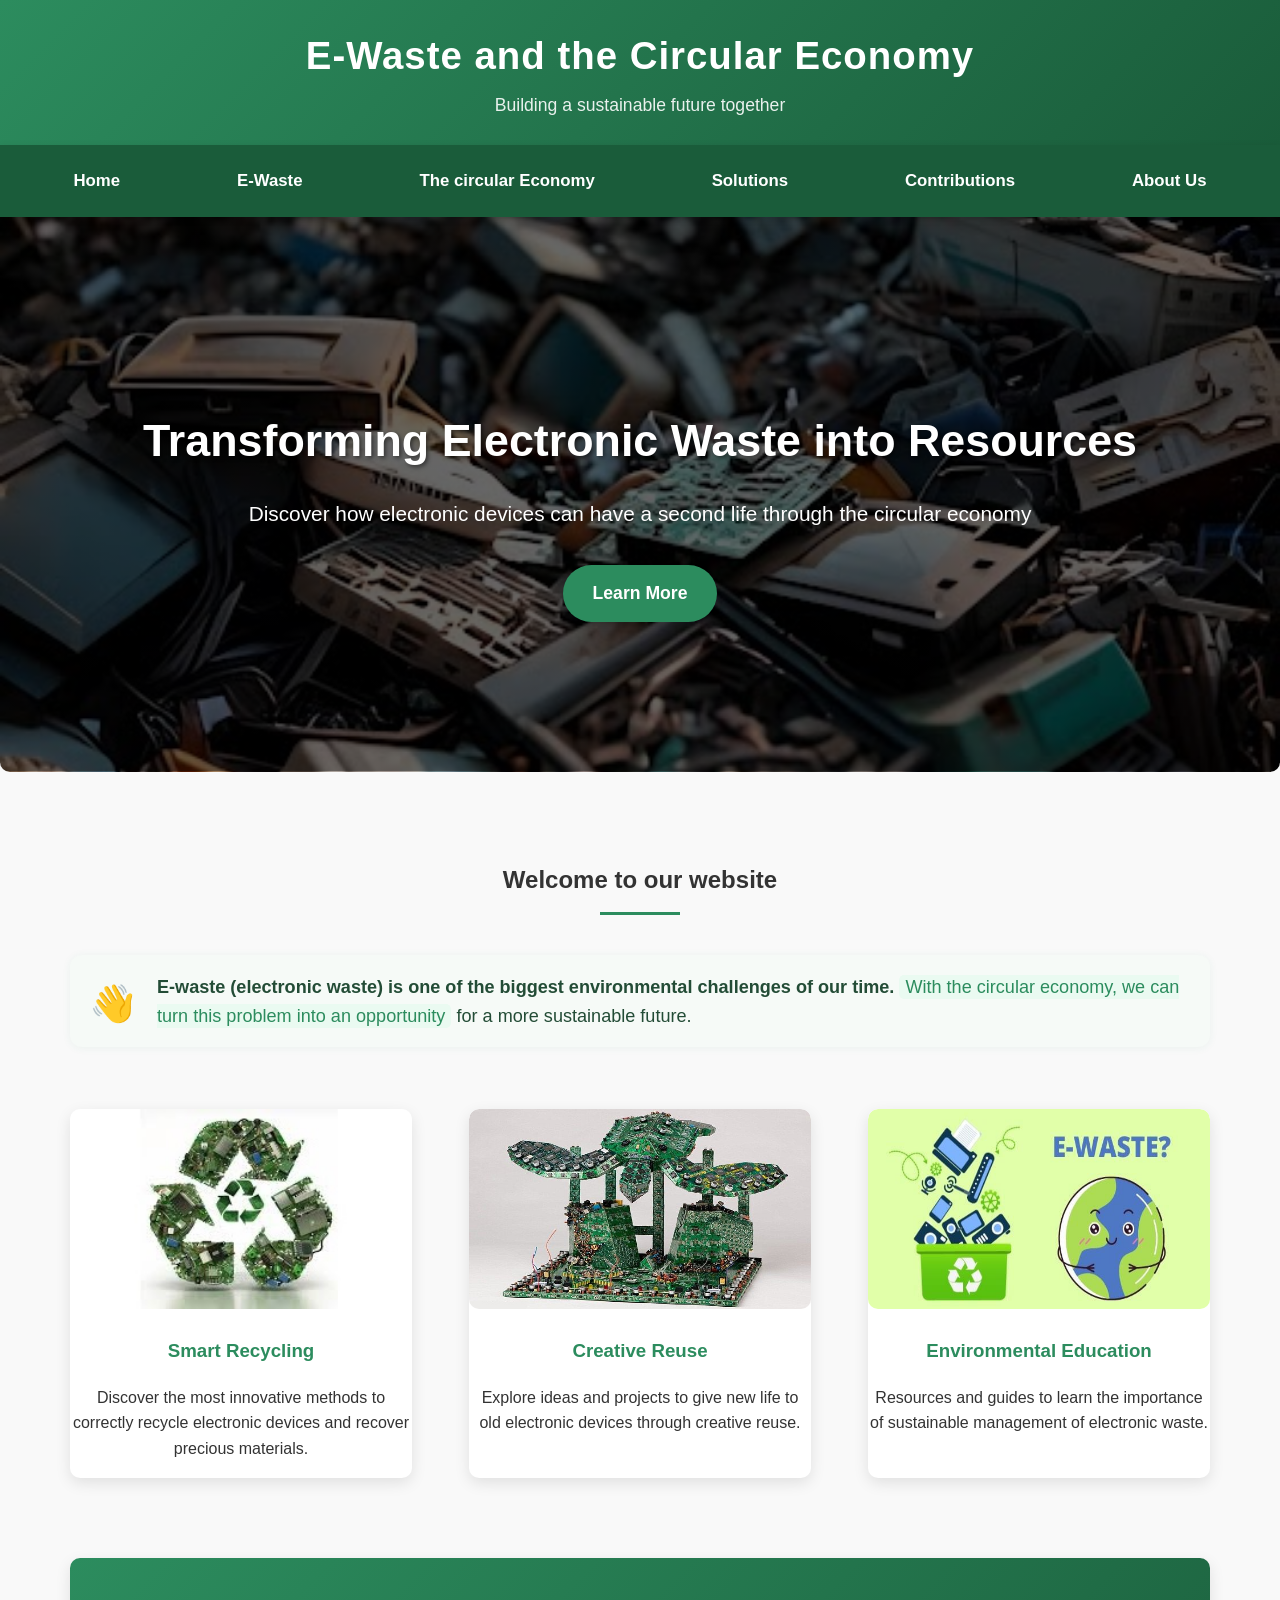
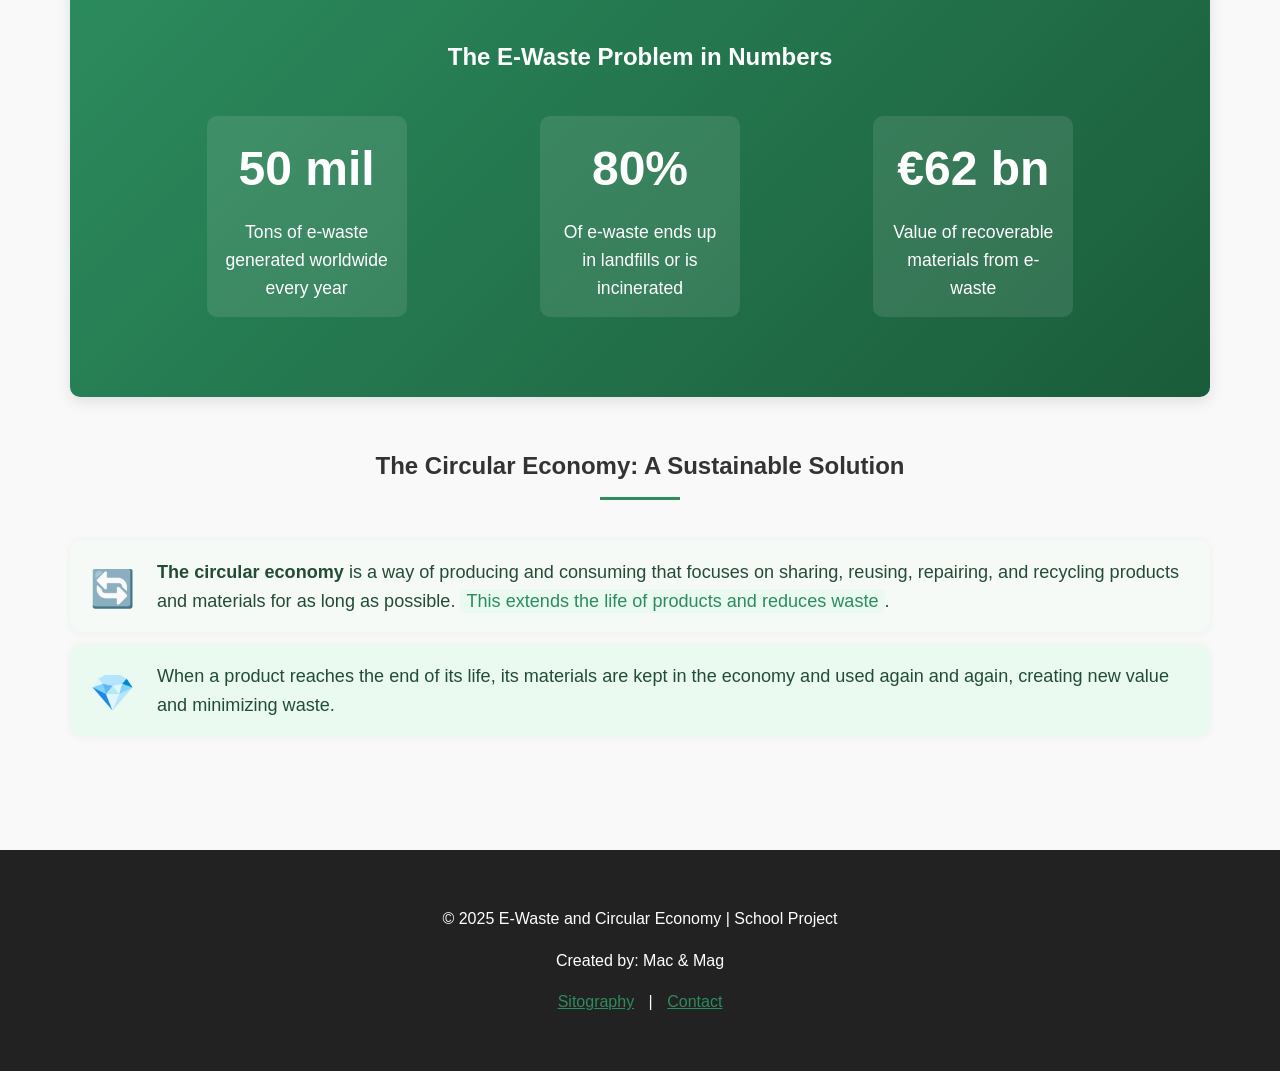
<file: docs/index.html>
<!DOCTYPE html>
<html lang="en">
  <head>
    <meta charset="UTF-8">
    <meta name="viewport" content="width=device-width, initial-scale=1.0">
    <link rel="stylesheet" href="style.css">
    <link rel="icon" href="img/favicon.png" type="image/png">
    <title>E-Waste and Circular Economy</title>
    
  </head>
  <body>
    <header>
      <h1>E-Waste and the Circular Economy</h1>
      <p>Building a sustainable future together</p>
    </header>

    <nav>
      <a href="#">Home</a>
      <a href="page1.html">E-Waste</a>
      <a href="page2.html">The circular Economy</a>
      <a href="page3.html">Solutions</a>
      <a href="page4.html">Contributions</a>
      <a href="chisiamo.html">About Us</a>
    </nav>

    <div class="hero">
      <h2>Transforming Electronic Waste into Resources</h2>
      <p>Discover how electronic devices can have a second life through the circular economy</p>
      <a href="page1.html" class="btn">Learn More</a>
    </div>

    <div class="container">
      <h2 class="section-title">Welcome to our website</h2>
      <div class="homepage-intro">
        <span class="homepage-icon" role="img" aria-label="Welcome">👋</span>
        <span>
          <b>E-waste (electronic waste) is one of the biggest environmental challenges of our time.</b> <span class="homepage-highlight">With the circular economy, we can turn this problem into an opportunity</span> for a more sustainable future.
        </span>
      </div>
     
      <div class="features">
        <div class="feature-box">
          <img src="img/Recycle.jpeg" alt="Recycling Icon">
          <h3>Smart Recycling</h3>
          <p>Discover the most innovative methods to correctly recycle electronic devices and recover precious materials.</p>
        </div>
        <div class="feature-box">
          <img src="img/i2.jpg" alt="Reuse Icon">
          <h3>Creative Reuse</h3>
          <p>Explore ideas and projects to give new life to old electronic devices through creative reuse.</p>
        </div>
        <div class="feature-box">
          <img src="img/i3.jpg" alt="Education Icon">
          <h3>Environmental Education</h3>
          <p>Resources and guides to learn the importance of sustainable management of electronic waste.</p>
        </div>
      </div>

      <div class="statistics">
        <h2>The E-Waste Problem in Numbers</h2>
        <div class="stat-container">
          <div class="stat-box">
            <div class="number">50 mil</div>
            <div class="description">Tons of e-waste generated worldwide every year</div>
          </div>
          <div class="stat-box">
            <div class="number">80%</div>
            <div class="description">Of e-waste ends up in landfills or is incinerated</div>
          </div>
          <div class="stat-box">
            <div class="number">€62 bn</div>
            <div class="description">Value of recoverable materials from e-waste</div>
          </div>
        </div>
      </div>

      <h2 class="section-title">The Circular Economy: A Sustainable Solution</h2>
      <div class="homepage-intro">
        <span class="homepage-icon" role="img" aria-label="Circular">🔄</span>
        <span>
          <b>The circular economy</b> is a way of producing and consuming that focuses on sharing, reusing, repairing, and recycling products and materials for as long as possible. <span class="homepage-highlight">This extends the life of products and reduces waste</span>.
        </span>
      </div>
      <div class="homepage-intro homepage-intro-simple">
        <span class="homepage-icon" role="img" aria-label="Value">💎</span>
        <span>
          When a product reaches the end of its life, its materials are kept in the economy and used again and again, creating new value and minimizing waste.
        </span>
      </div>
    </div>

    <footer>
      <p>&copy; 2025 E-Waste and Circular Economy | School Project</p>
      <p>Created by: Mac & Mag</p>
      <p>
        <a href="sitography.html" style="color: #2c8c5e; margin: 0 10px;">Sitography</a> |
        <a href="#" style="color: #2c8c5e; margin: 0 10px;">Contact</a> 

      </p>
    </footer>
  </body>
</html>
</file>
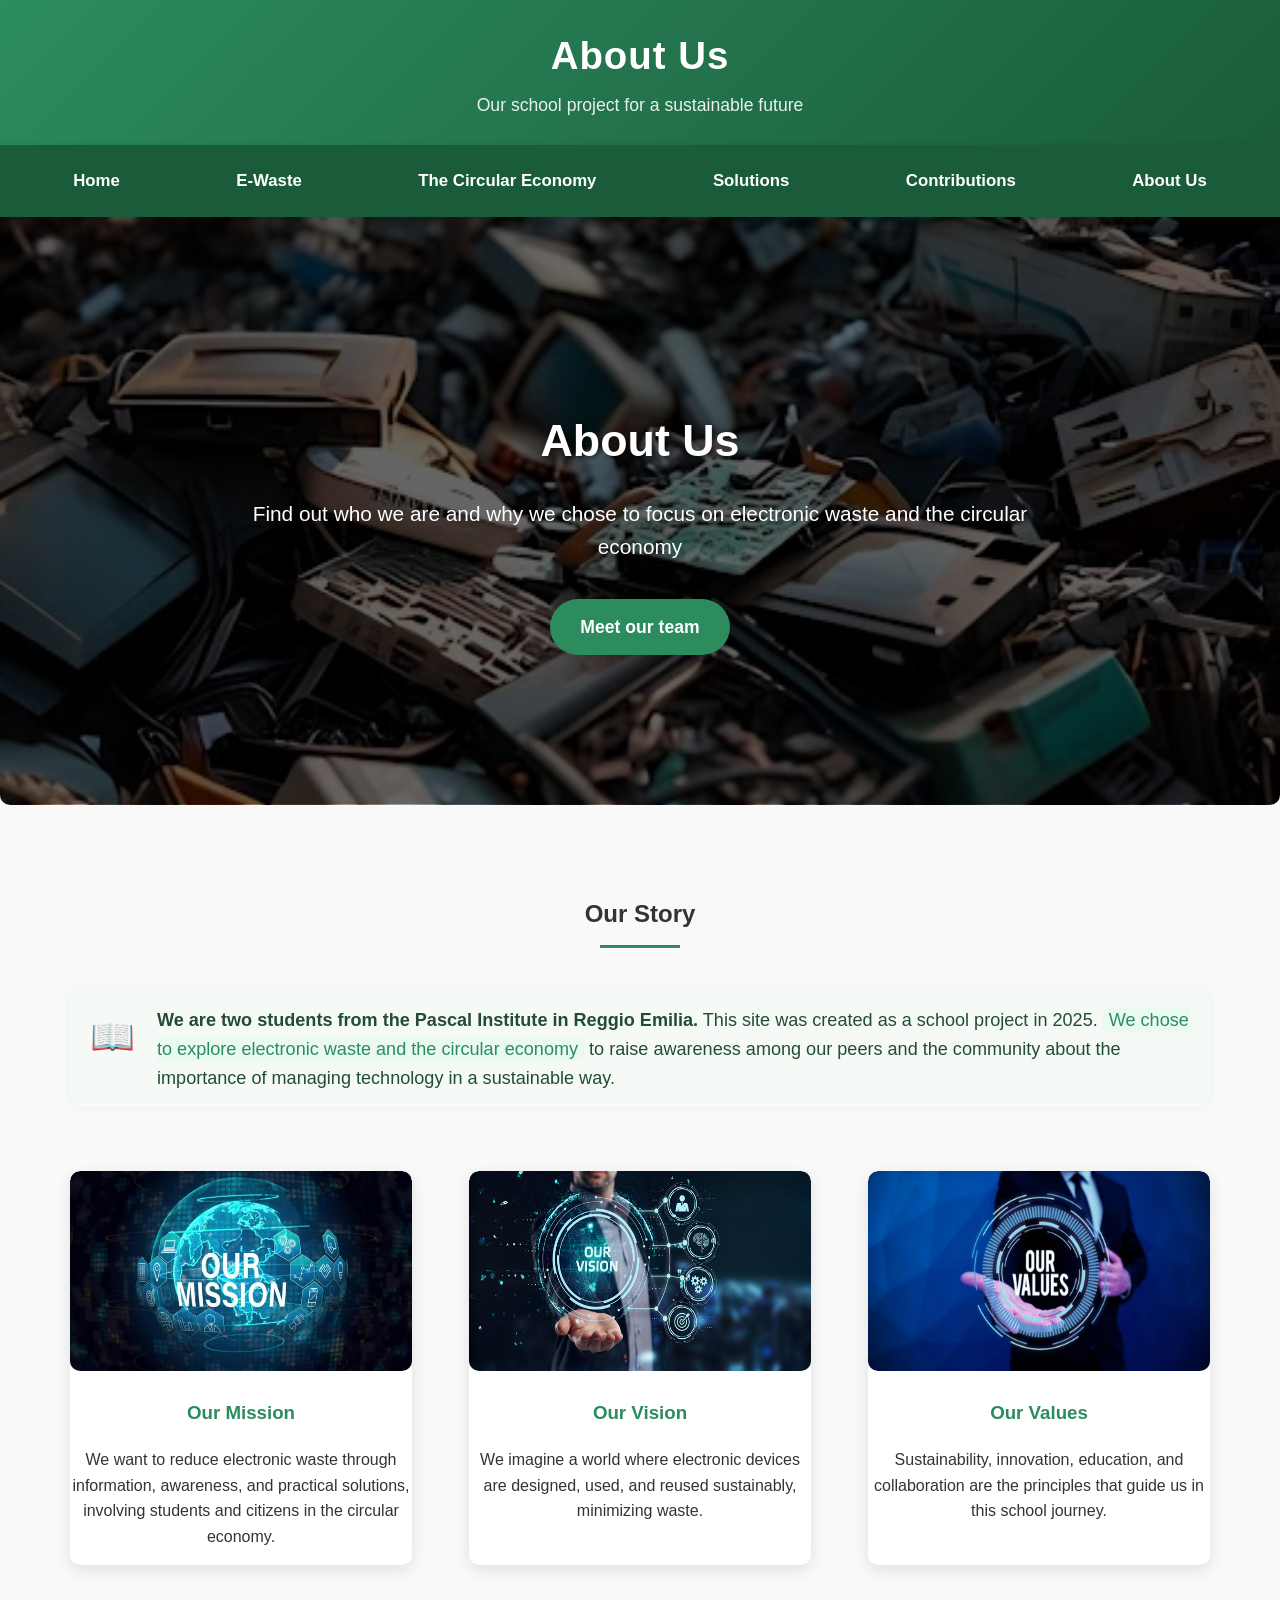
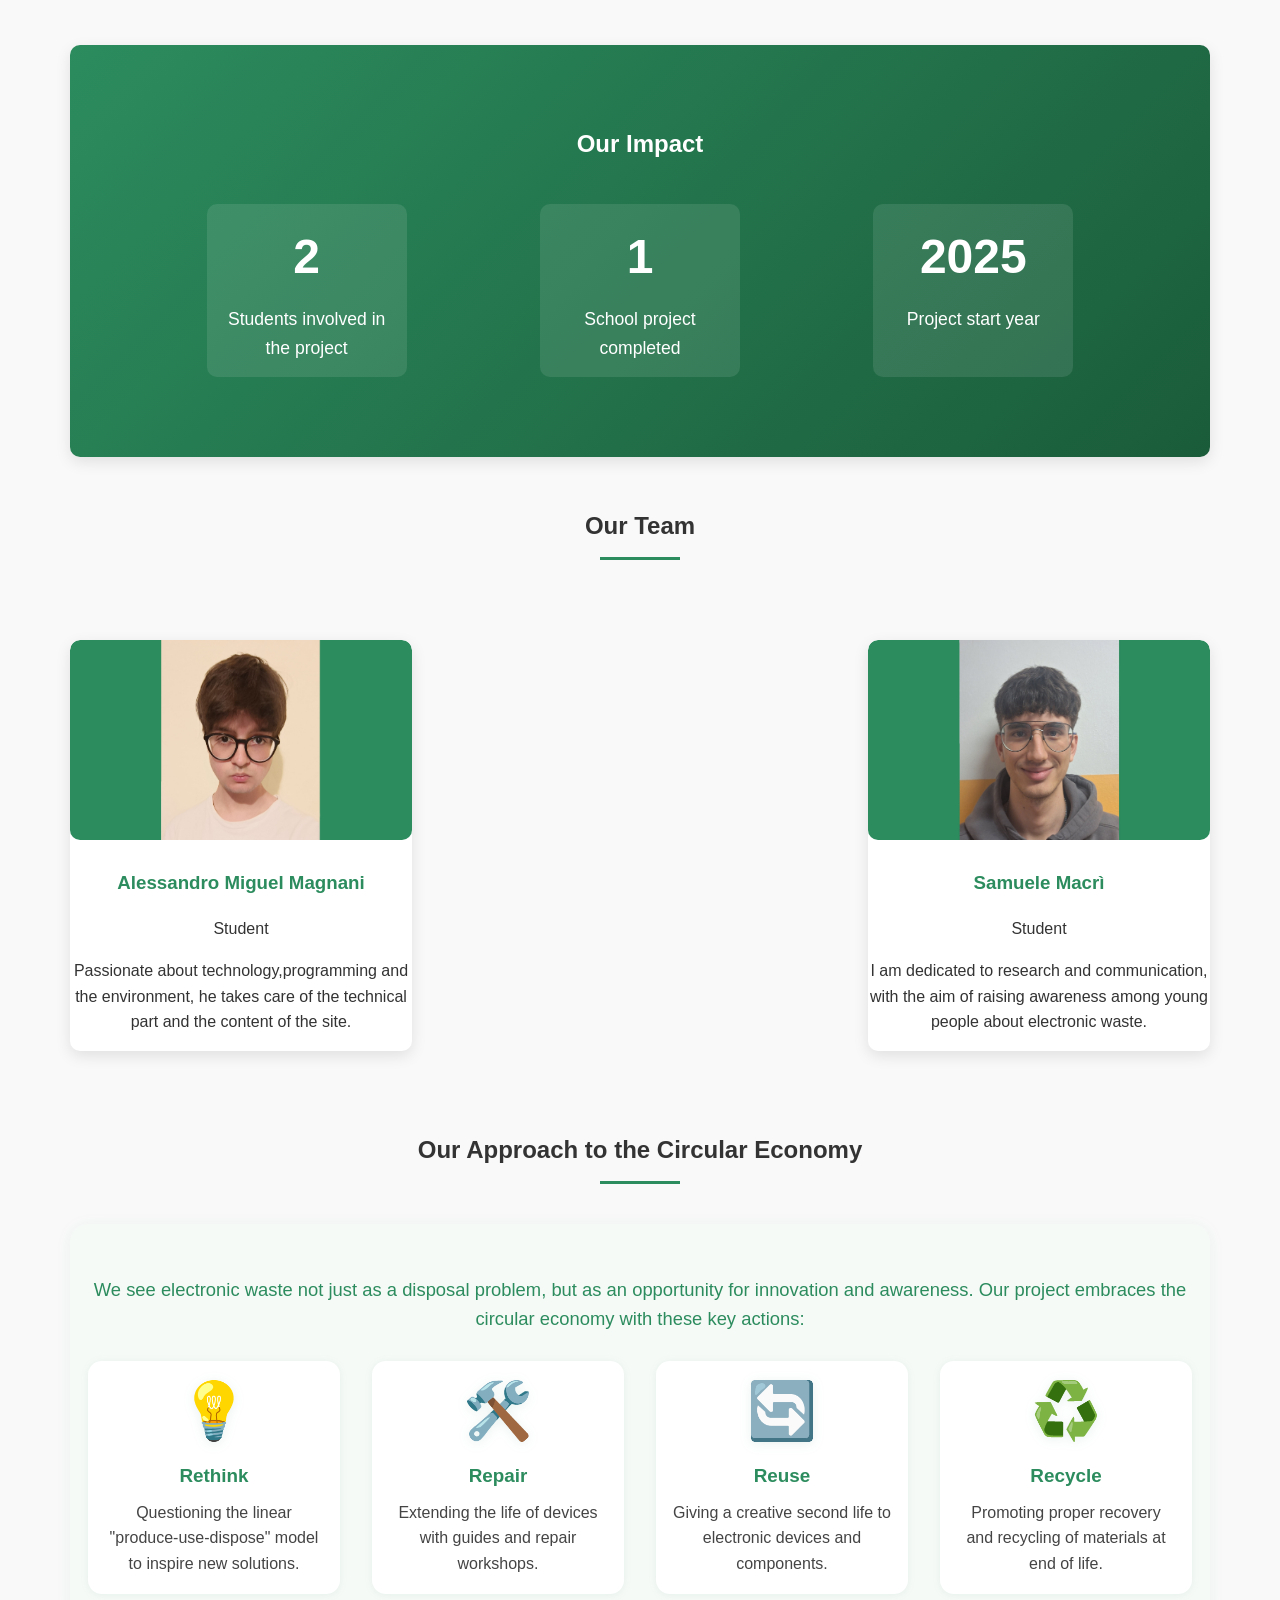
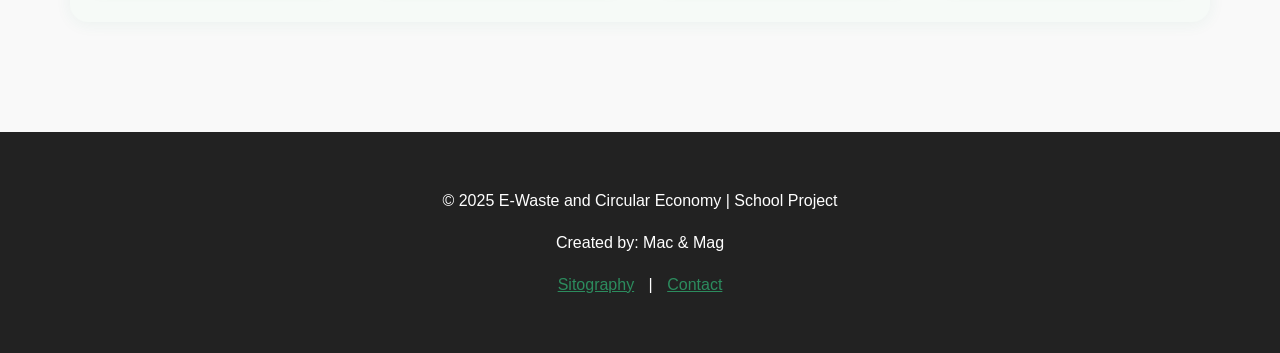
<file: docs/chisiamo.html>
<!DOCTYPE html>
<html lang="en">
  <head>
    <meta charset="UTF-8">
    <meta name="viewport" content="width=device-width, initial-scale=1.0">
    <link rel="stylesheet" href="style.css">
    <link rel="icon" href="img/favicon.png" type="image/png">
    <title>About Us - E-Waste and Circular Economy</title>
    <style>
    
    </style>
  </head>
  <body>
    <header>
      <h1>About Us</h1>
      <p>Our school project for a sustainable future</p>
    </header>

    <nav>
      <a href="index.html">Home</a>
      <a href="page1.html">E-Waste</a>
      <a href="page2.html">The Circular Economy</a>
      <a href="page3.html">Solutions</a>
      <a href="page4.html">Contributions</a>
      <a href="#">About Us</a>
    </nav>

    <div class="hero">
      <h2>About Us</h2>
      <p>Find out who we are and why we chose to focus on electronic waste and the circular economy</p>
      <a href="#team" class="btn">Meet our team</a>
    </div>

    <div class="container">
      <h2 class="section-title">Our Story</h2>
      <div class="ourstory-paragraph">
        <span class="ourstory-icon" role="img" aria-label="Book">📖</span>
        <span>
          <b>We are two students from the Pascal Institute in Reggio Emilia.</b> This site was created as a school project in 2025. <span class="ourstory-highlight">We chose to explore electronic waste and the circular economy</span> to raise awareness among our peers and the community about the importance of managing technology in a sustainable way.
        </span>
      </div>

      <div class="features">
        <div class="feature-box">
          <img src="img/i28.jpg" alt="Mission Icon">
          <h3>Our Mission</h3>
          <p>We want to reduce electronic waste through information, awareness, and practical solutions, involving students and citizens in the circular economy.</p>
        </div>
        <div class="feature-box">
          <img src="img/i29.jpg" alt="Vision Icon">
          <h3>Our Vision</h3>
          <p>We imagine a world where electronic devices are designed, used, and reused sustainably, minimizing waste.</p>
        </div>
        <div class="feature-box">
          <img src="img/i30.png" alt="Values Icon">
          <h3>Our Values</h3>
          <p>Sustainability, innovation, education, and collaboration are the principles that guide us in this school journey.</p>
        </div>
      </div>

      <div class="statistics">
        <h2>Our Impact</h2>
        <div class="stat-container">
          <div class="stat-box">
            <div class="number">2</div>
            <div class="description">Students involved in the project</div>
          </div>
          <div class="stat-box">
            <div class="number">1</div>
            <div class="description">School project completed</div>
          </div>
          <div class="stat-box">
            <div class="number">2025</div>
            <div id="team" class="description">Project start year</div>
          </div>
        </div>
      </div>

      <h2  class="section-title">Our Team</h2>
      <div class="features">
        <div class="feature-box">
          <img src="img/miguel.jpg" alt="Team Member 1">
          <h3>Alessandro Miguel Magnani</h3>
          <p>Student</p>
          <p>Passionate about technology,programming and the environment, he takes care of the technical part and the content of the site.</p>
        </div>
        <div class="feature-box">
          <img src="img/samuele.jpg" alt="Team Member 2">
          <h3>Samuele Macrì</h3>
          <p>Student</p>
          <p>I am dedicated to research and communication, with the aim of raising awareness among young people about electronic waste.</p>
        </div>
      </div>

      <h2 class="section-title">Our Approach to the Circular Economy</h2>
      <div class="circular-approach">
        <p class="approach-intro">We see electronic waste not just as a disposal problem, but as an opportunity for innovation and awareness. Our project embraces the circular economy with these key actions:</p>
        <div class="approach-grid">
          <div class="approach-item">
            <span class="approach-icon-emoji" role="img" aria-label="Rethink">💡</span>
            <h4>Rethink</h4>
            <p>Questioning the linear "produce-use-dispose" model to inspire new solutions.</p>
          </div>
          <div class="approach-item">
            <span class="approach-icon-emoji" role="img" aria-label="Repair">🛠️</span>
            <h4>Repair</h4>
            <p>Extending the life of devices with guides and repair workshops.</p>
          </div>
          <div class="approach-item">
            <span class="approach-icon-emoji" role="img" aria-label="Reuse">🔄</span>
            <h4>Reuse</h4>
            <p>Giving a creative second life to electronic devices and components.</p>
          </div>
          <div class="approach-item">
            <span class="approach-icon-emoji" role="img" aria-label="Recycle">♻️</span>
            <h4>Recycle</h4>
            <p>Promoting proper recovery and recycling of materials at end of life.</p>
          </div>
        </div>
      </div>
    </div>

    <footer>
      <p>&copy; 2025 E-Waste and Circular Economy | School Project</p>
        <p>Created by: Mac & Mag</p>
        <p>
            <a href="sitography.html" style="color: #2c8c5e; margin: 0 10px;">Sitography</a> |
            <a href="#" style="color: #2c8c5e; margin: 0 10px;">Contact</a> 
        </p>
    </footer>
    </footer>
  </body>
</html>
</file>
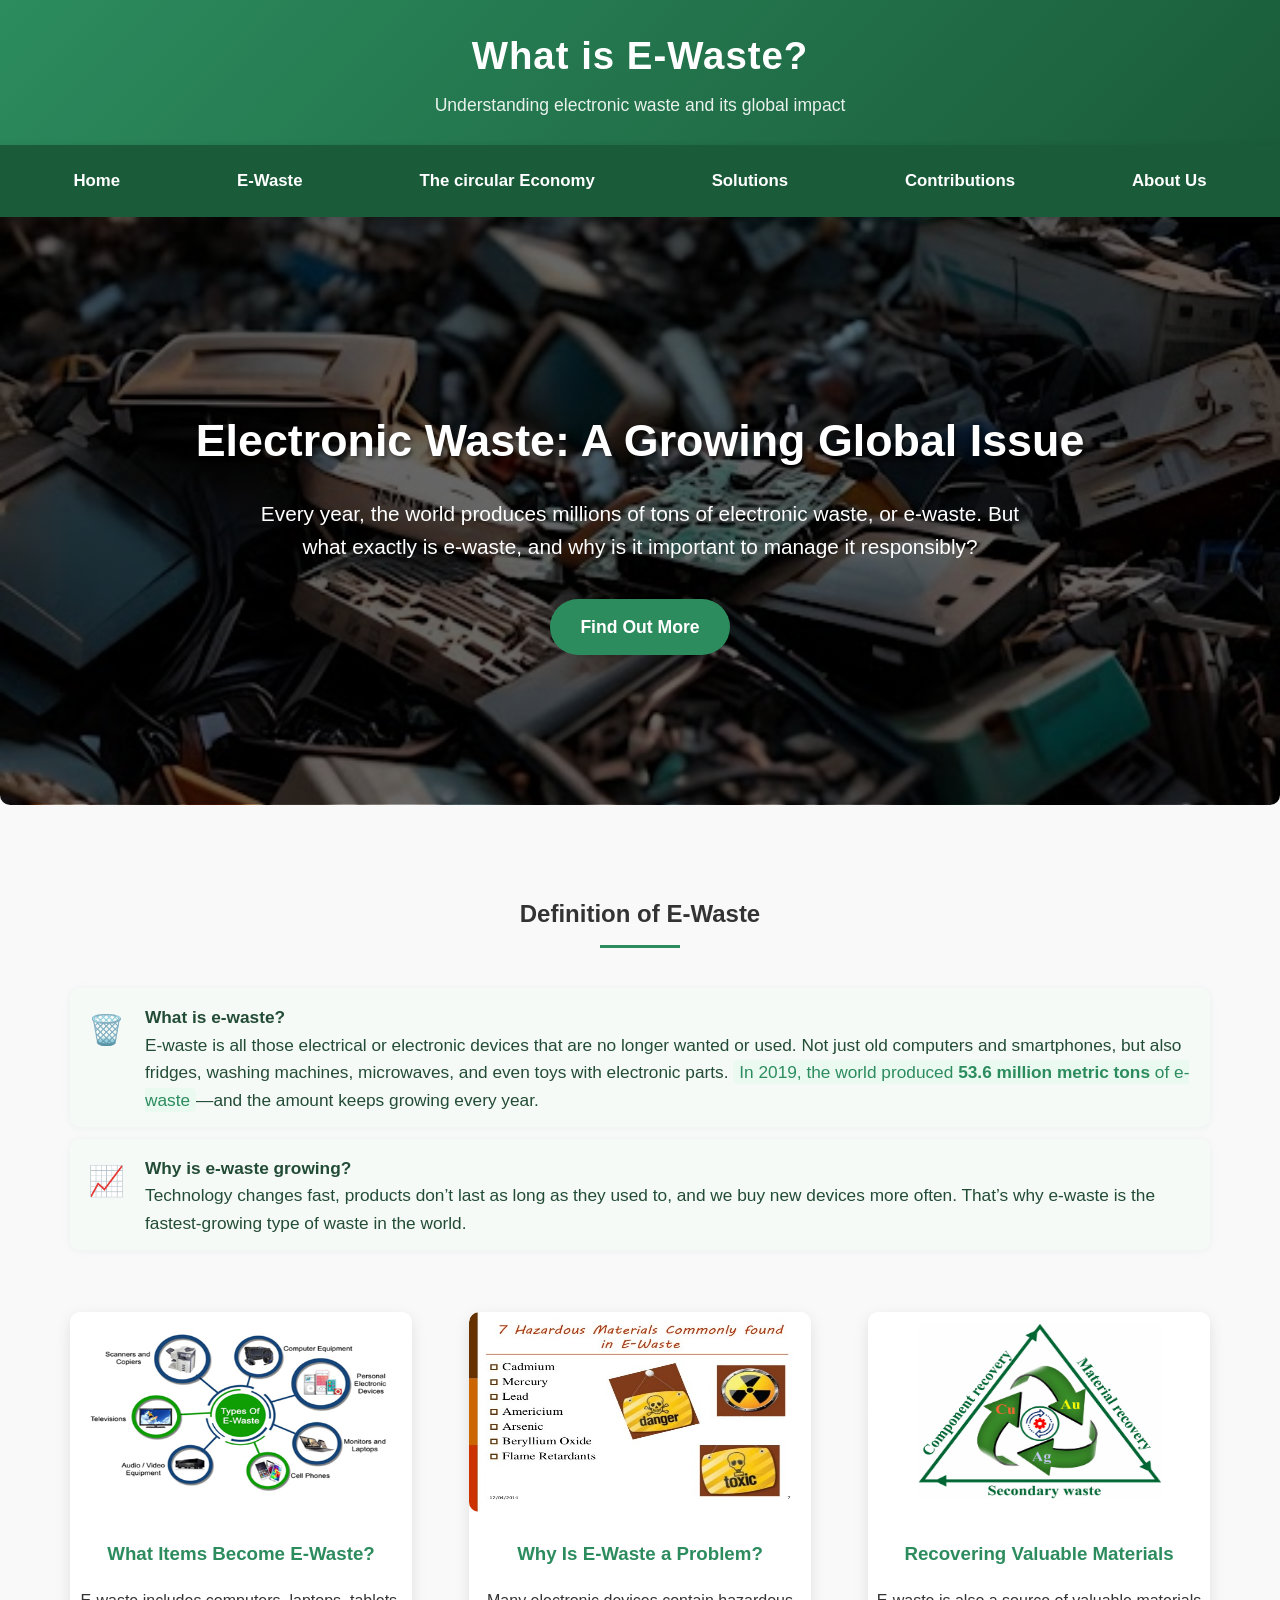
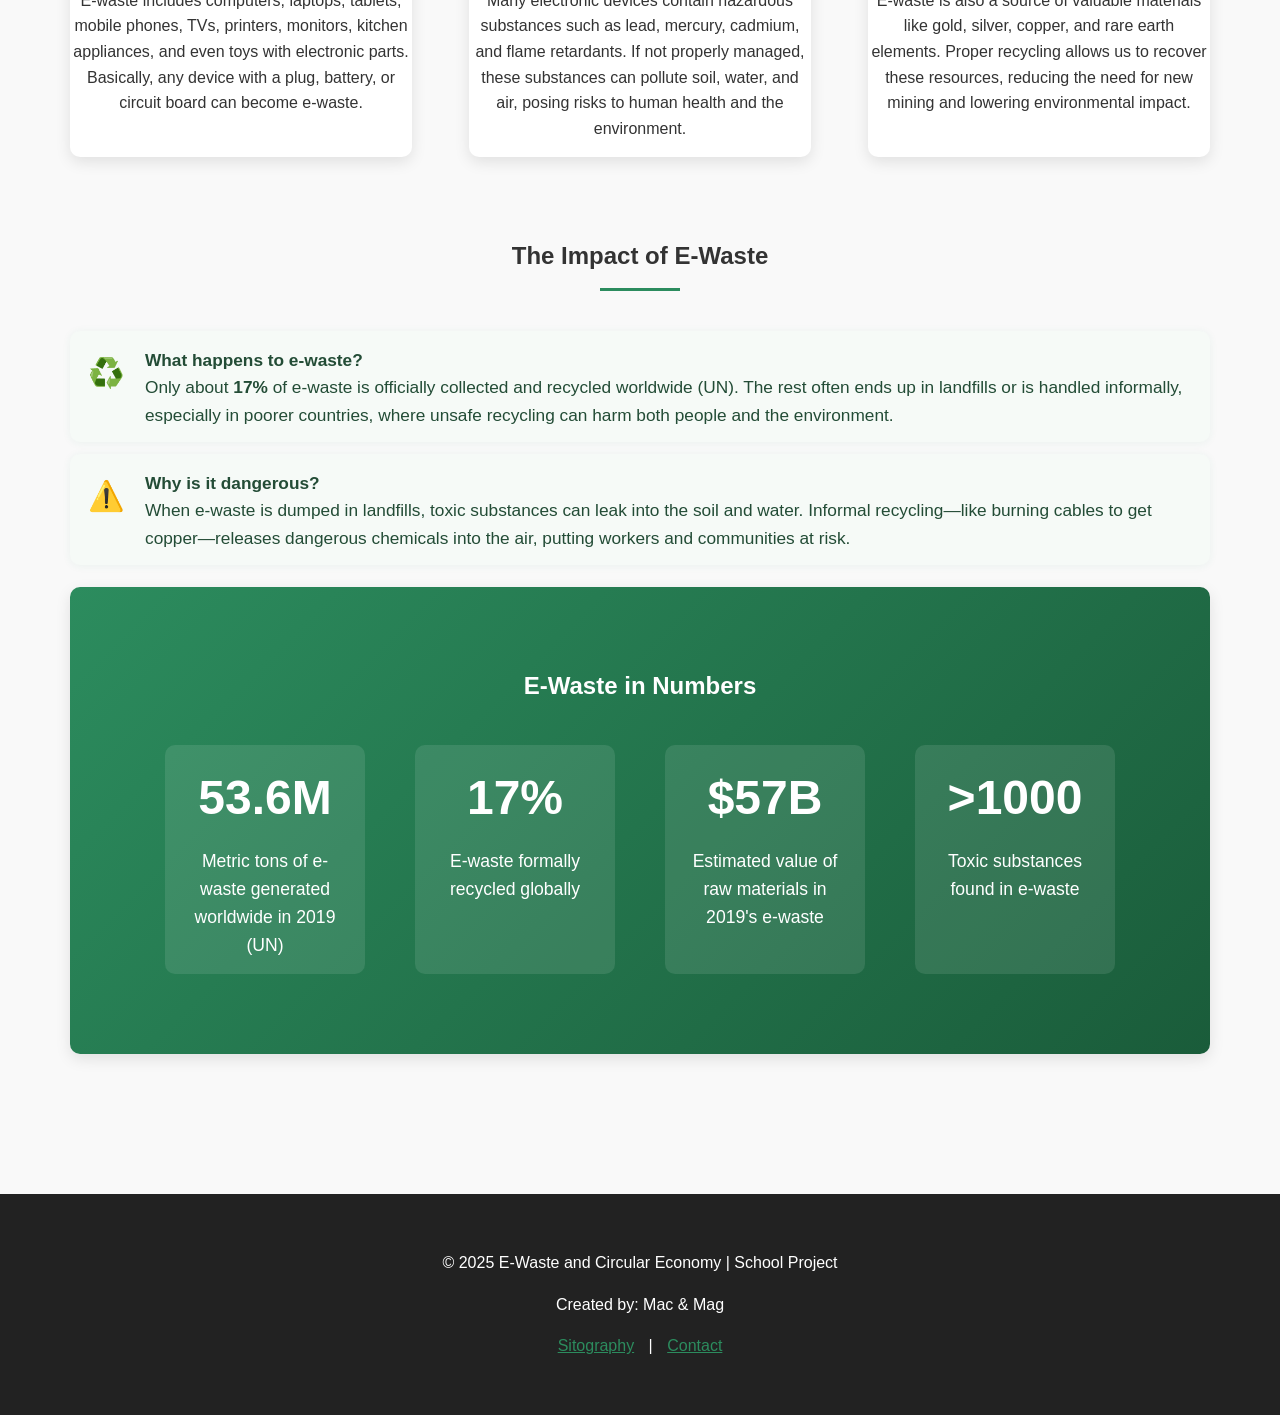
<file: docs/page1.html>
<!DOCTYPE html>
<html lang="en">
<head>
    <meta charset="UTF-8">
    <meta name="viewport" content="width=device-width, initial-scale=1.0">
    <link rel="stylesheet" href="style.css">
    <link rel="icon" href="img/favicon.png" type="image/png">
    <title>E-Waste</title>


</head>
<body>
    <header>
        <h1>What is E-Waste?</h1>
        <p>Understanding electronic waste and its global impact</p>
    </header>
    
    <nav>
        <a href="index.html">Home</a>
        <a href="#">E-Waste</a>
        <a href="page2.html">The circular Economy</a>
        <a href="page3.html">Solutions</a>
        <a href="page4.html">Contributions</a>
        <a href="chisiamo.html">About Us</a>
    </nav>
    
    <div class="hero">
        <h2>Electronic Waste: A Growing Global Issue</h2>
        <p>
            Every year, the world produces millions of tons of electronic waste, or e-waste. But what exactly is e-waste, and why is it important to manage it responsibly?
        </p>
        <a href="#what-is" class="btn">Find Out More</a>
    </div>
    
    <div class="container">
        <h2 class="section-title" id="what-is">Definition of E-Waste</h2>
        <div class="ewaste-paragraphs">
            <div class="ewaste-lead ewaste-lead-main">
                <span class="ewaste-icon" role="img" aria-label="E-waste">🗑️</span>
                <div>
                    <b>What is e-waste?</b><br>
                    E-waste is all those electrical or electronic devices that are no longer wanted or used. Not just old computers and smartphones, but also fridges, washing machines, microwaves, and even toys with electronic parts. <span class="ewaste-highlight">In 2019, the world produced <b>53.6 million metric tons</b> of e-waste</span>—and the amount keeps growing every year.
                </div>
            </div>
            <div class="ewaste-lead ewaste-lead-main">
                <span class="ewaste-icon" role="img" aria-label="Growth">📈</span>
                <div>
                    <b>Why is e-waste growing?</b><br>
                    Technology changes fast, products don’t last as long as they used to, and we buy new devices more often. That’s why e-waste is the fastest-growing type of waste in the world.
                </div>
            </div>
        </div>
        
        <div class="features">
            <div class="feature-box">
                <img src="img/i4.png" alt="Types of e-waste">
                <h3>What Items Become E-Waste?</h3>
                <p>
                    E-waste includes computers, laptops, tablets, mobile phones, TVs, printers, monitors, kitchen appliances, and even toys with electronic parts. Basically, any device with a plug, battery, or circuit board can become e-waste.
                </p>
            </div>
            <div class="feature-box">
                <img src="img/i5.jpg" alt="Hazardous materials">
                <h3>Why Is E-Waste a Problem?</h3>
                <p>
                    Many electronic devices contain hazardous substances such as lead, mercury, cadmium, and flame retardants. If not properly managed, these substances can pollute soil, water, and air, posing risks to human health and the environment.
                </p>
            </div>
            <div class="feature-box">
                <img src="img/i6.png" alt="Resource recovery">
                <h3>Recovering Valuable Materials</h3>
                <p>
                    E-waste is also a source of valuable materials like gold, silver, copper, and rare earth elements. Proper recycling allows us to recover these resources, reducing the need for new mining and lowering environmental impact.
                </p>
            </div>
        </div>
        
        <h2 class="section-title" id="impact">The Impact of E-Waste</h2>
        <div class="ewaste-paragraphs">
            <div class="ewaste-lead ewaste-lead-main">
                <span class="ewaste-icon" role="img" aria-label="Recycle">♻️</span>
                <div>
                    <b>What happens to e-waste?</b><br>
                    Only about <b>17%</b> of e-waste is officially collected and recycled worldwide (UN). The rest often ends up in landfills or is handled informally, especially in poorer countries, where unsafe recycling can harm both people and the environment.
                </div>
            </div>
            <div class="ewaste-lead ewaste-lead-main">
                <span class="ewaste-icon" role="img" aria-label="Danger">⚠️</span>
                <div>
                    <b>Why is it dangerous?</b><br>
                    When e-waste is dumped in landfills, toxic substances can leak into the soil and water. Informal recycling—like burning cables to get copper—releases dangerous chemicals into the air, putting workers and communities at risk.
                </div>
            </div>
        </div>
        
        <div class="statistics" id="statistics">
            <h2>E-Waste in Numbers</h2>
            <div class="stat-container">
                <div class="stat-box">
                    <div class="number">53.6M</div>
                    <div class="description">Metric tons of e-waste generated worldwide in 2019 (UN)</div>
                </div>
                <div class="stat-box">
                    <div class="number">17%</div>
                    <div class="description">E-waste formally recycled globally</div>
                </div>
                <div class="stat-box">
                    <div class="number">$57B</div>
                    <div class="description">Estimated value of raw materials in 2019's e-waste</div>
                </div>
                <div class="stat-box">
                    <div class="number">>1000</div>
                    <div class="description">Toxic substances found in e-waste</div>
                </div>
            </div>
        </div>
    </div>
    
    <footer>
        <p>&copy; 2025 E-Waste and Circular Economy | School Project</p>
        <p>Created by: Mac & Mag</p>
        <p>
            <a href="sitography.html" style="color: #2c8c5e; margin: 0 10px;">Sitography</a> |
            <a href="chisiamo.html" style="color: #2c8c5e; margin: 0 10px;">Contact</a> 
        </p>
    </footer>
</body>
</html>
</file>
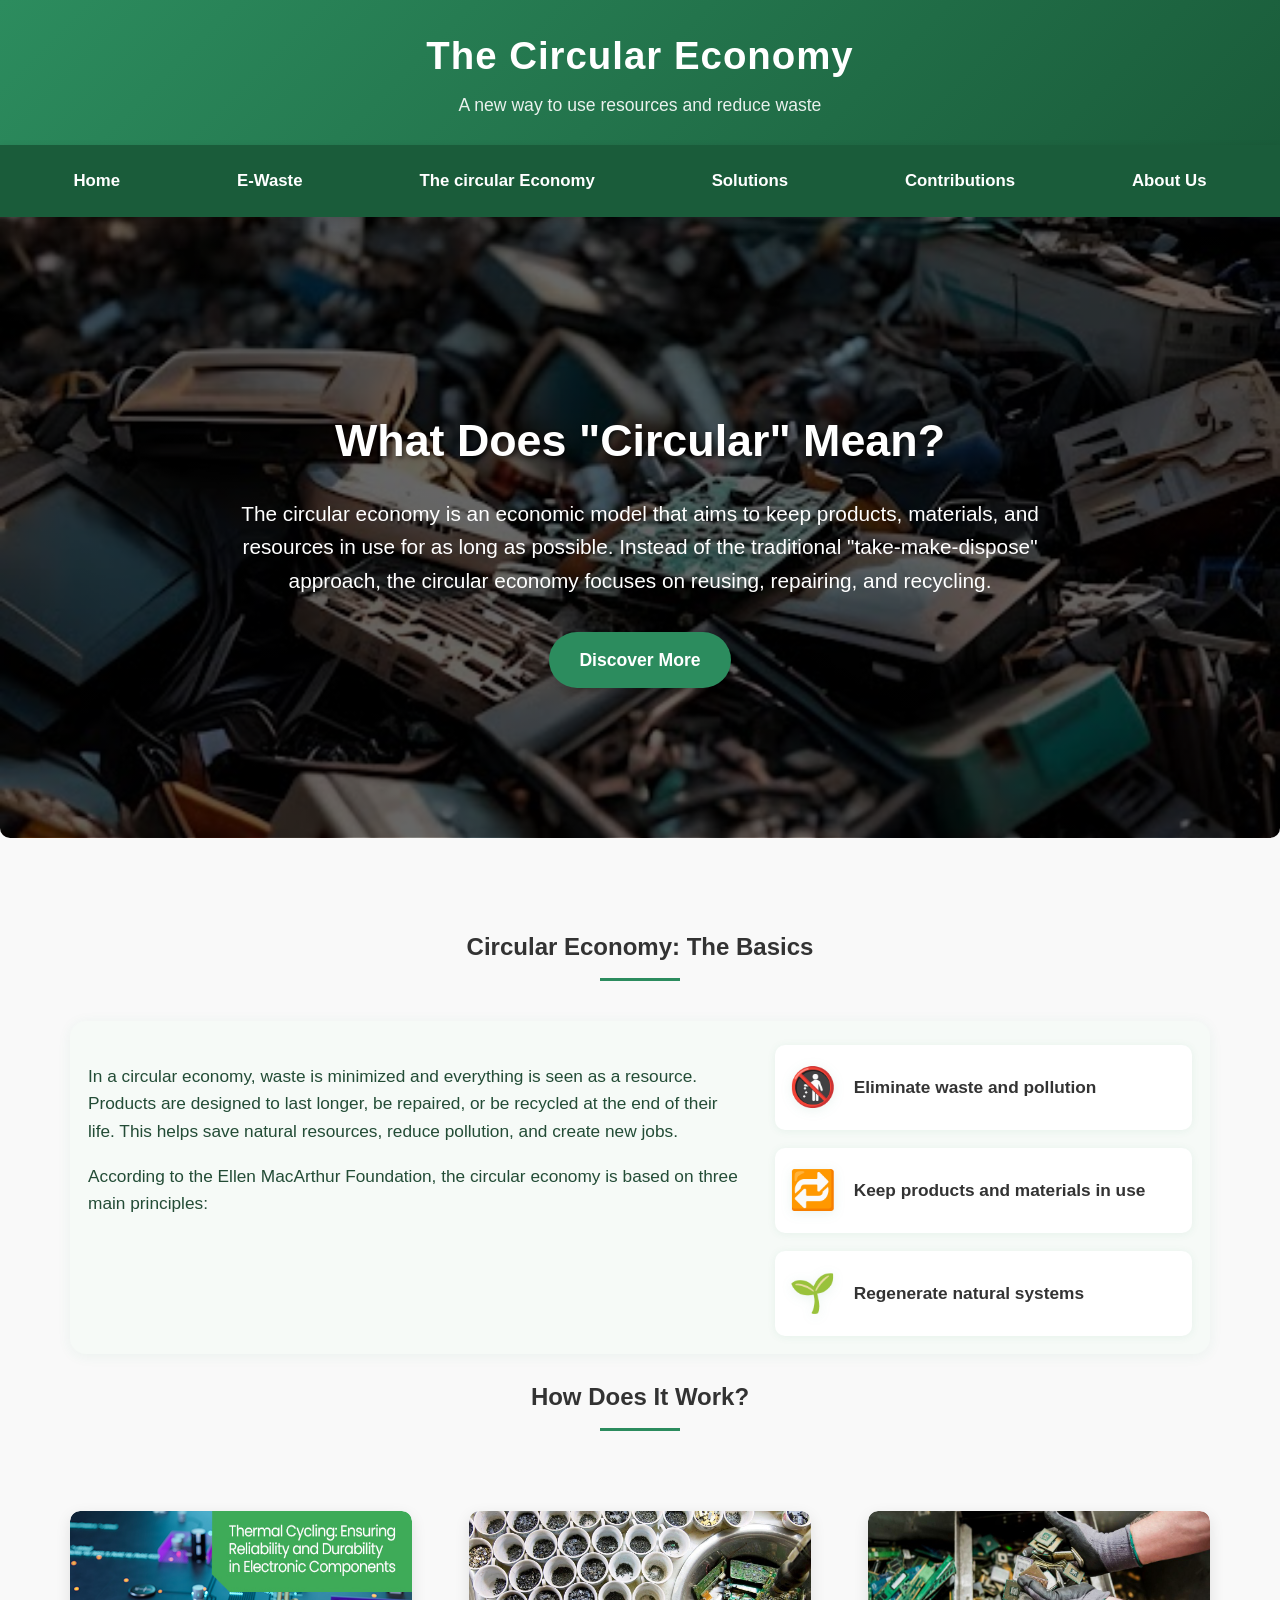
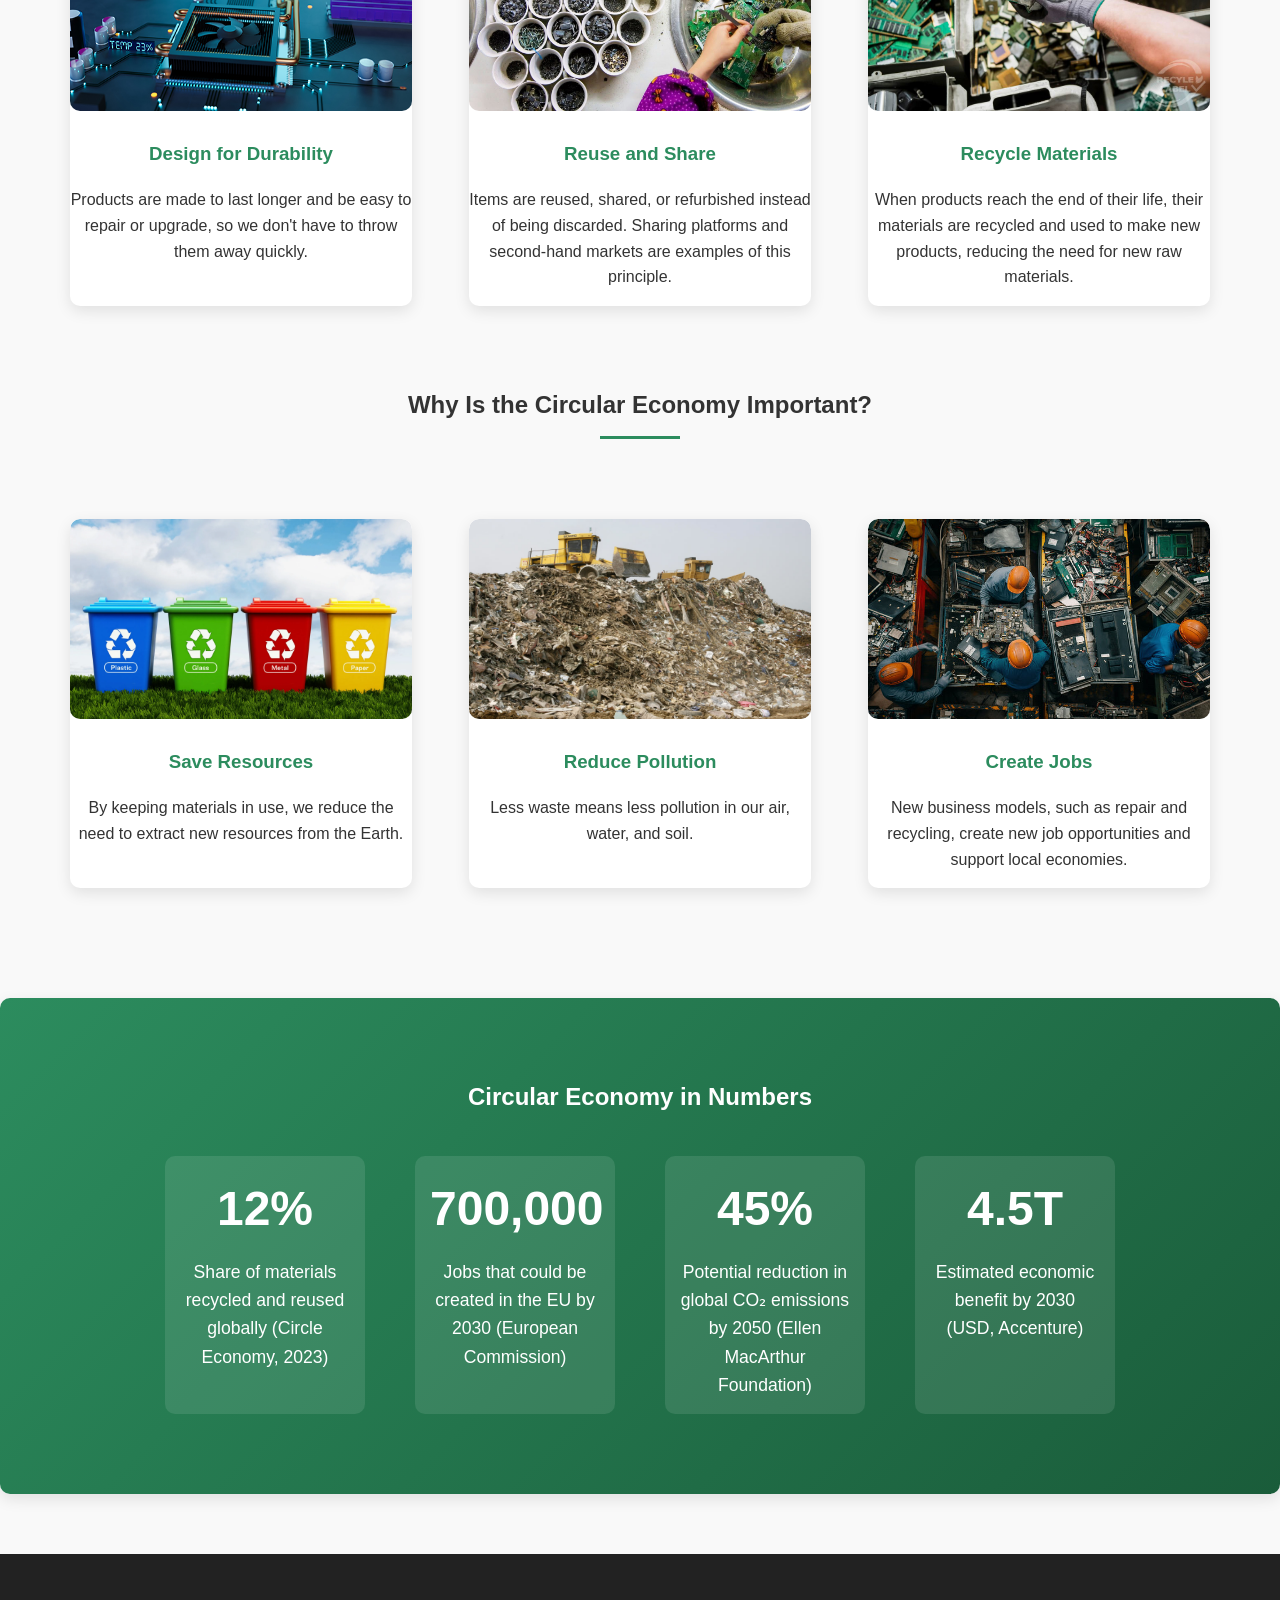
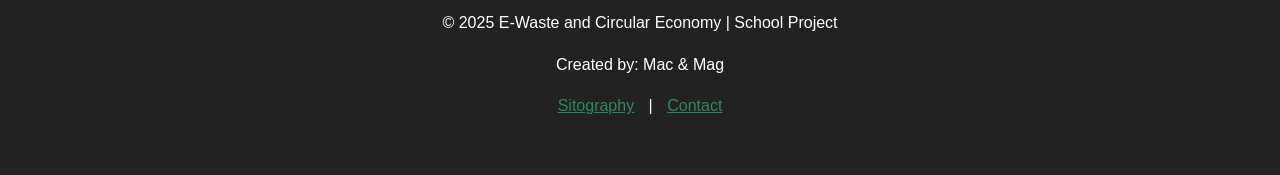
<file: docs/page2.html>
<!DOCTYPE html>
<html lang="en">
<head>
    <meta charset="UTF-8">
    <meta name="viewport" content="width=device-width, initial-scale=1.0">
    <link rel="stylesheet" href="style.css">
    <link rel="icon" href="img/favicon.png" type="image/png">
    <title>The Circular Economy</title>
    
</head>
<body>
    <header>
        <h1>The Circular Economy</h1>
        <p>A new way to use resources and reduce waste</p>
    </header>
    
    <nav>
        <a href="index.html">Home</a>
        <a href="page1.html">E-Waste</a>
        <a href="#">The circular Economy</a>
        <a href="page3.html">Solutions</a>
        <a href="page4.html">Contributions</a>
        <a href="chisiamo.html">About Us</a>
    </nav>
    
    <div class="hero">
        <h2>What Does "Circular" Mean?</h2>
        <p>
            The circular economy is an economic model that aims to keep products, materials, and resources in use for as long as possible. Instead of the traditional "take-make-dispose" approach, the circular economy focuses on reusing, repairing, and recycling.
        </p>
        <a href="#principles" class="btn">Discover More</a>
    </div>
    
    <div class="container">
        <h2 class="section-title" id="what-is">Circular Economy: The Basics</h2>
        <div class="circular-basics">
            <div class="circular-basics-text">
                <p>
                    In a circular economy, waste is minimized and everything is seen as a resource. Products are designed to last longer, be repaired, or be recycled at the end of their life. This helps save natural resources, reduce pollution, and create new jobs.
                </p>
                <p>
                    According to the Ellen MacArthur Foundation, the circular economy is based on three main principles:
                </p>
            </div>
            <div class="circular-basics-principles">
                <div class="circular-principle">
                    <span class="circular-icon" role="img" aria-label="Eliminate waste">🚯</span>
                    <div>
                        <strong>Eliminate waste and pollution</strong>
                    </div>
                </div>
                <div class="circular-principle">
                    <span class="circular-icon" role="img" aria-label="Keep in use">🔁</span>
                    <div>
                        <strong>Keep products and materials in use</strong>
                    </div>
                </div>
                <div class="circular-principle">
                    <span class="circular-icon" role="img" aria-label="Regenerate">🌱</span>
                    <div>
                        <strong>Regenerate natural systems</strong>
                    </div>
                </div>
            </div>
        </div>
        
        <h2 class="section-title" id="principles">How Does It Work?</h2>
        <div class="features">
            <div class="feature-box">
                <img src="img/i8.png" alt="Design for durability">
                <h3>Design for Durability</h3>
                <p>
                    Products are made to last longer and be easy to repair or upgrade, so we don't have to throw them away quickly.
                </p>
            </div>
            <div class="feature-box">
                <img src="img/i7.jpg" alt="Reuse and share">
                <h3>Reuse and Share</h3>
                <p>
                    Items are reused, shared, or refurbished instead of being discarded. Sharing platforms and second-hand markets are examples of this principle.
                </p>
            </div>
            <div class="feature-box">
                <img src="img/i9.jpg" alt="Recycle materials">
                <h3>Recycle Materials</h3>
                <p>
                    When products reach the end of their life, their materials are recycled and used to make new products, reducing the need for new raw materials.
                </p>
            </div>
        </div>
        
        <h2 class="section-title" id="benefits">Why Is the Circular Economy Important?</h2>
        <div class="features">
            <div class="feature-box">
                <img src="img/i10.webp" alt="Save resources">
                <h3>Save Resources</h3>
                <p>
                    By keeping materials in use, we reduce the need to extract new resources from the Earth.
                </p>
            </div>
            <div class="feature-box">
                <img src="img/i11.avif" alt="Reduce pollution">
                <h3>Reduce Pollution</h3>
                <p>
                    Less waste means less pollution in our air, water, and soil.
                </p>
            </div>
            <div class="feature-box">
                <img src="img/i12.jpg" alt="Create jobs">
                <h3>Create Jobs</h3>
                <p>
                    New business models, such as repair and recycling, create new job opportunities and support local economies.
                </p>
            </div>
        </div>
    </div>
    
    <div class="statistics" id="statistics">
        <h2>Circular Economy in Numbers</h2>
        <div class="stat-container">
            <div class="stat-box">
                <div class="number">12%</div>
                <div class="description">Share of materials recycled and reused globally (Circle Economy, 2023)</div>
            </div>
            <div class="stat-box">
                <div class="number">700,000</div>
                <div class="description">Jobs that could be created in the EU by 2030 (European Commission)</div>
            </div>
            <div class="stat-box">
                <div class="number">45%</div>
                <div class="description">Potential reduction in global CO₂ emissions by 2050 (Ellen MacArthur Foundation)</div>
            </div>
            <div class="stat-box">
                <div class="number">4.5T</div>
                <div class="description">Estimated economic benefit by 2030 (USD, Accenture)</div>
            </div>
        </div>
    </div>
    
    <footer>
        <p>&copy; 2025 E-Waste and Circular Economy | School Project</p>
        <p>Created by: Mac & Mag</p>
        <p>
            <a href="sitography.html" style="color: #2c8c5e; margin: 0 10px;">Sitography</a> |
            <a href="chisiamo.html" style="color: #2c8c5e; margin: 0 10px;">Contact</a> 
        </p>
    </footer>
</body>
</html>
</file>
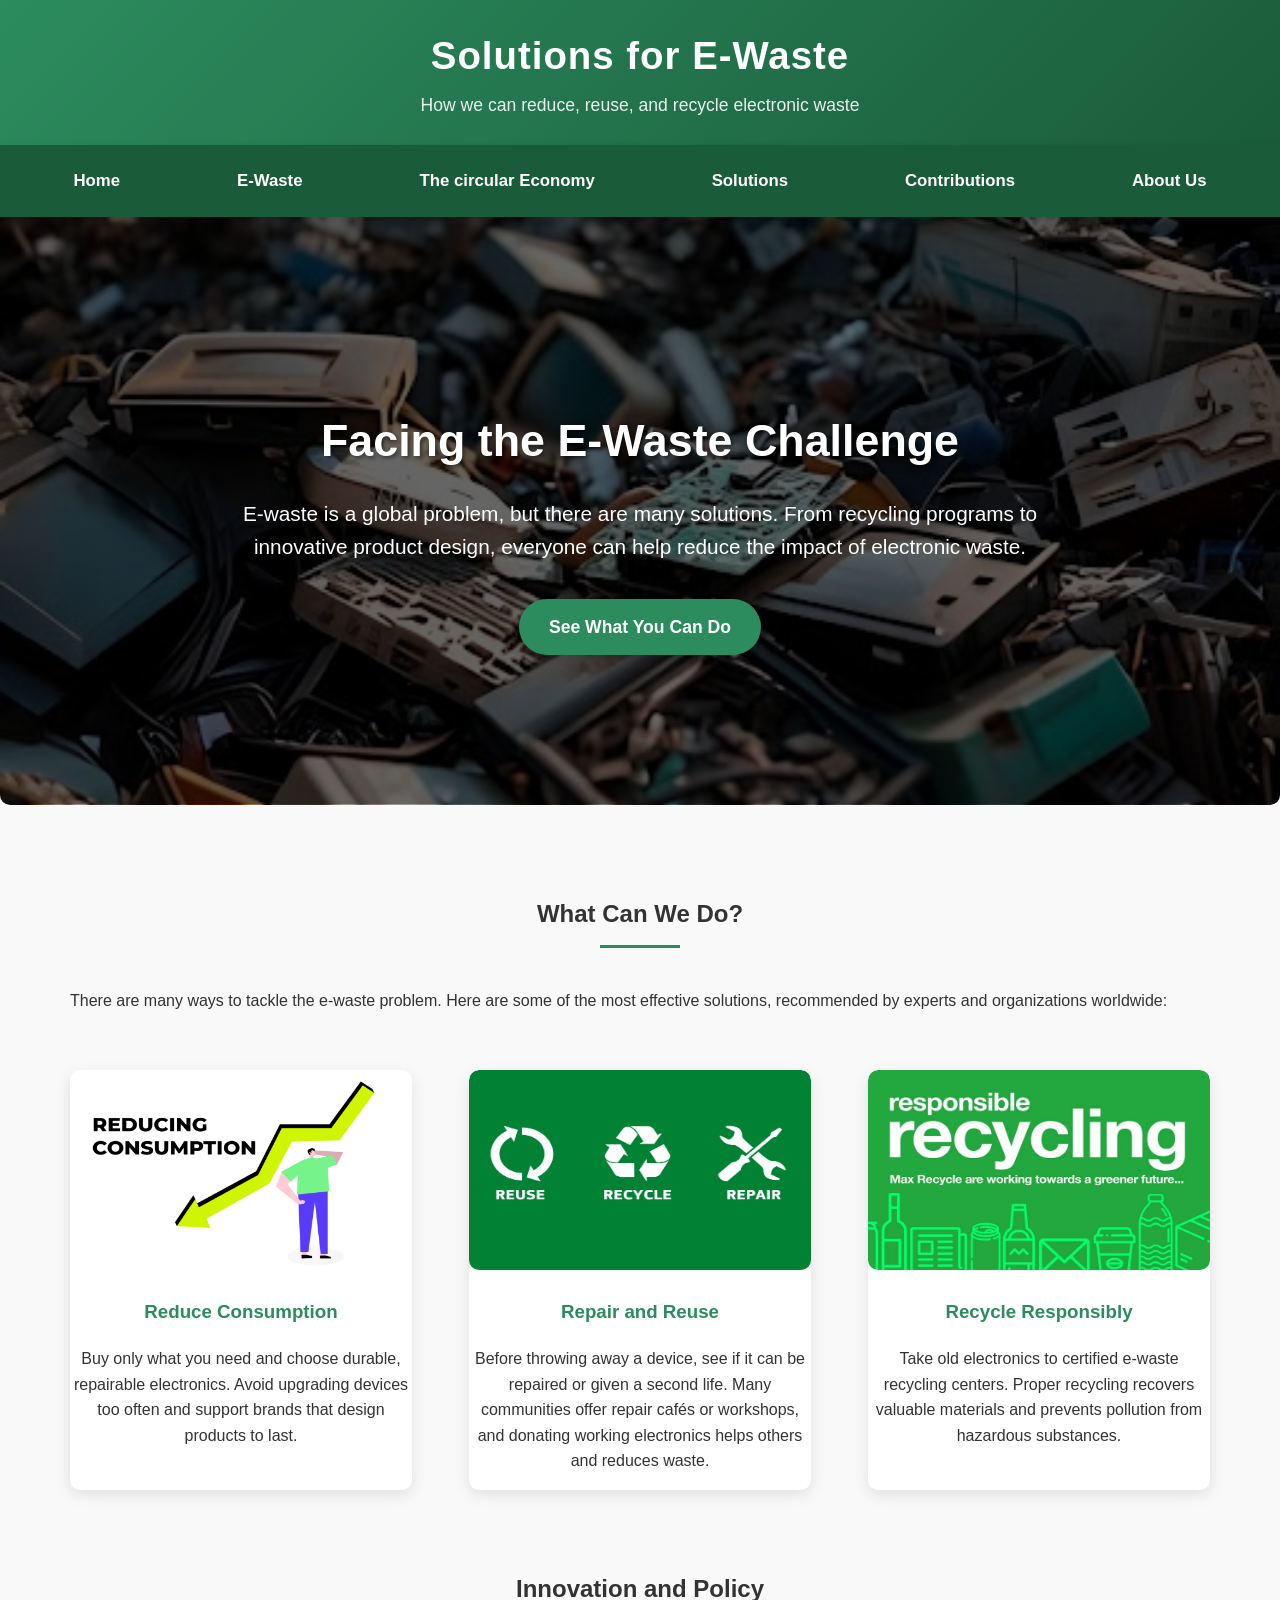
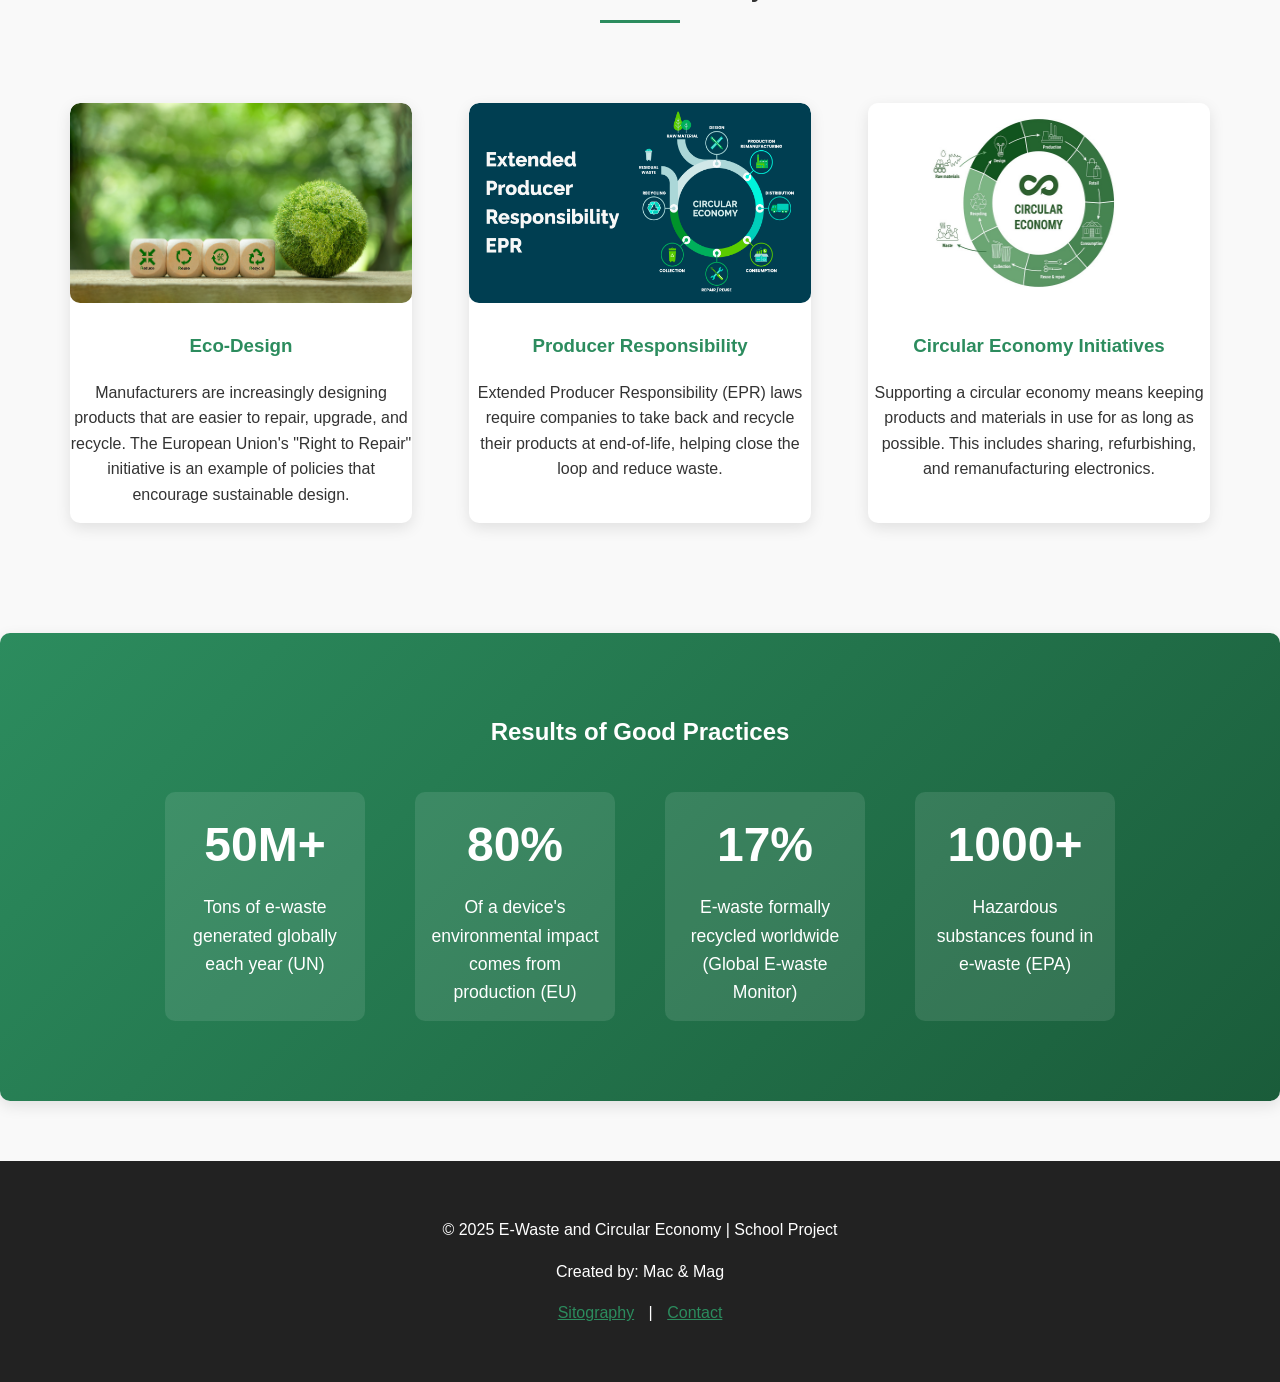
<file: docs/page3.html>
<!DOCTYPE html>
<html lang="en">
<head>
    <meta charset="UTF-8">
    <meta name="viewport" content="width=device-width, initial-scale=1.0">
    <link rel="stylesheet" href="style.css">
    <link rel="icon" href="img/favicon.png" type="image/png">
    <title>Solutions</title>
</head>
<body>
    <header>
        <h1>Solutions for E-Waste</h1>
        <p>How we can reduce, reuse, and recycle electronic waste</p>
    </header>
    
    <nav>
        <a href="index.html">Home</a>
        <a href="page1.html">E-Waste</a>
        <a href="page2.html">The circular Economy</a>
        <a href="#">Solutions</a>
        <a href="page4.html">Contributions</a>
        <a href="chisiamo.html">About Us</a>
    </nav>
    
    <div class="hero">
        <h2>Facing the E-Waste Challenge</h2>
        <p>
            E-waste is a global problem, but there are many solutions. From recycling programs to innovative product design, everyone can help reduce the impact of electronic waste.
        </p>
        <a href="#actions" class="btn">See What You Can Do</a>
    </div>
    
    <div class="container">
        <h2 class="section-title" id="actions">What Can We Do?</h2>
        <p>
            There are many ways to tackle the e-waste problem. Here are some of the most effective solutions, recommended by experts and organizations worldwide:
        </p>
        <div class="features">
            <div class="feature-box">
                <img src="img/i13.png" alt="Reduce consumption">
                <h3>Reduce Consumption</h3>
                <p>
                    Buy only what you need and choose durable, repairable electronics. Avoid upgrading devices too often and support brands that design products to last.
                </p>
            </div>
            <div class="feature-box">
                <img src="img/i14.png" alt="Repair and reuse">
                <h3>Repair and Reuse</h3>
                <p>
                    Before throwing away a device, see if it can be repaired or given a second life. Many communities offer repair cafés or workshops, and donating working electronics helps others and reduces waste.
                </p>
            </div>
            <div class="feature-box">
                <img src="img/i15.jpg" alt="Recycle responsibly">
                <h3>Recycle Responsibly</h3>
                <p>
                    Take old electronics to certified e-waste recycling centers. Proper recycling recovers valuable materials and prevents pollution from hazardous substances.
                </p>
            </div>
        </div>
        
        <h2 class="section-title" id="innovation">Innovation and Policy</h2>
        <div class="features">
            <div class="feature-box">
                <img src="img/i16.png" alt="Eco-design">
                <h3>Eco-Design</h3>
                <p>
                    Manufacturers are increasingly designing products that are easier to repair, upgrade, and recycle. The European Union's "Right to Repair" initiative is an example of policies that encourage sustainable design.
                </p>
            </div>
            <div class="feature-box">
                <img src="img/i17.png" alt="Producer responsibility">
                <h3>Producer Responsibility</h3>
                <p>
                    Extended Producer Responsibility (EPR) laws require companies to take back and recycle their products at end-of-life, helping close the loop and reduce waste.
                </p>
            </div>
            <div class="feature-box">
                <img src="img/i18.jpg" alt="Circular economy">
                <h3>Circular Economy Initiatives</h3>
                <p>
                    Supporting a circular economy means keeping products and materials in use for as long as possible. This includes sharing, refurbishing, and remanufacturing electronics.
                </p>
            </div>
        </div>
    </div>
    
    <div class="statistics" id="statistics">
        <h2>Results of Good Practices</h2>
        <div class="stat-container">
            <div class="stat-box">
                <div class="number">50M+</div>
                <div class="description">Tons of e-waste generated globally each year (UN)</div>
            </div>
            <div class="stat-box">
                <div class="number">80%</div>
                <div class="description">Of a device's environmental impact comes from production (EU)</div>
            </div>
            <div class="stat-box">
                <div class="number">17%</div>
                <div class="description">E-waste formally recycled worldwide (Global E-waste Monitor)</div>
            </div>
            <div class="stat-box">
                <div class="number">1000+</div>
                <div class="description">Hazardous substances found in e-waste (EPA)</div>
            </div>
        </div>
    </div>
    
    <footer>
        <p>&copy; 2025 E-Waste and Circular Economy | School Project</p>
        <p>Created by: Mac & Mag</p>
        <p>
            <a href="sitography.html" style="color: #2c8c5e; margin: 0 10px;">Sitography</a> |
            <a href="chisiamo.html" style="color: #2c8c5e; margin: 0 10px;">Contact</a> 
        </p>
    </footer>
</body>
</html>
</file>
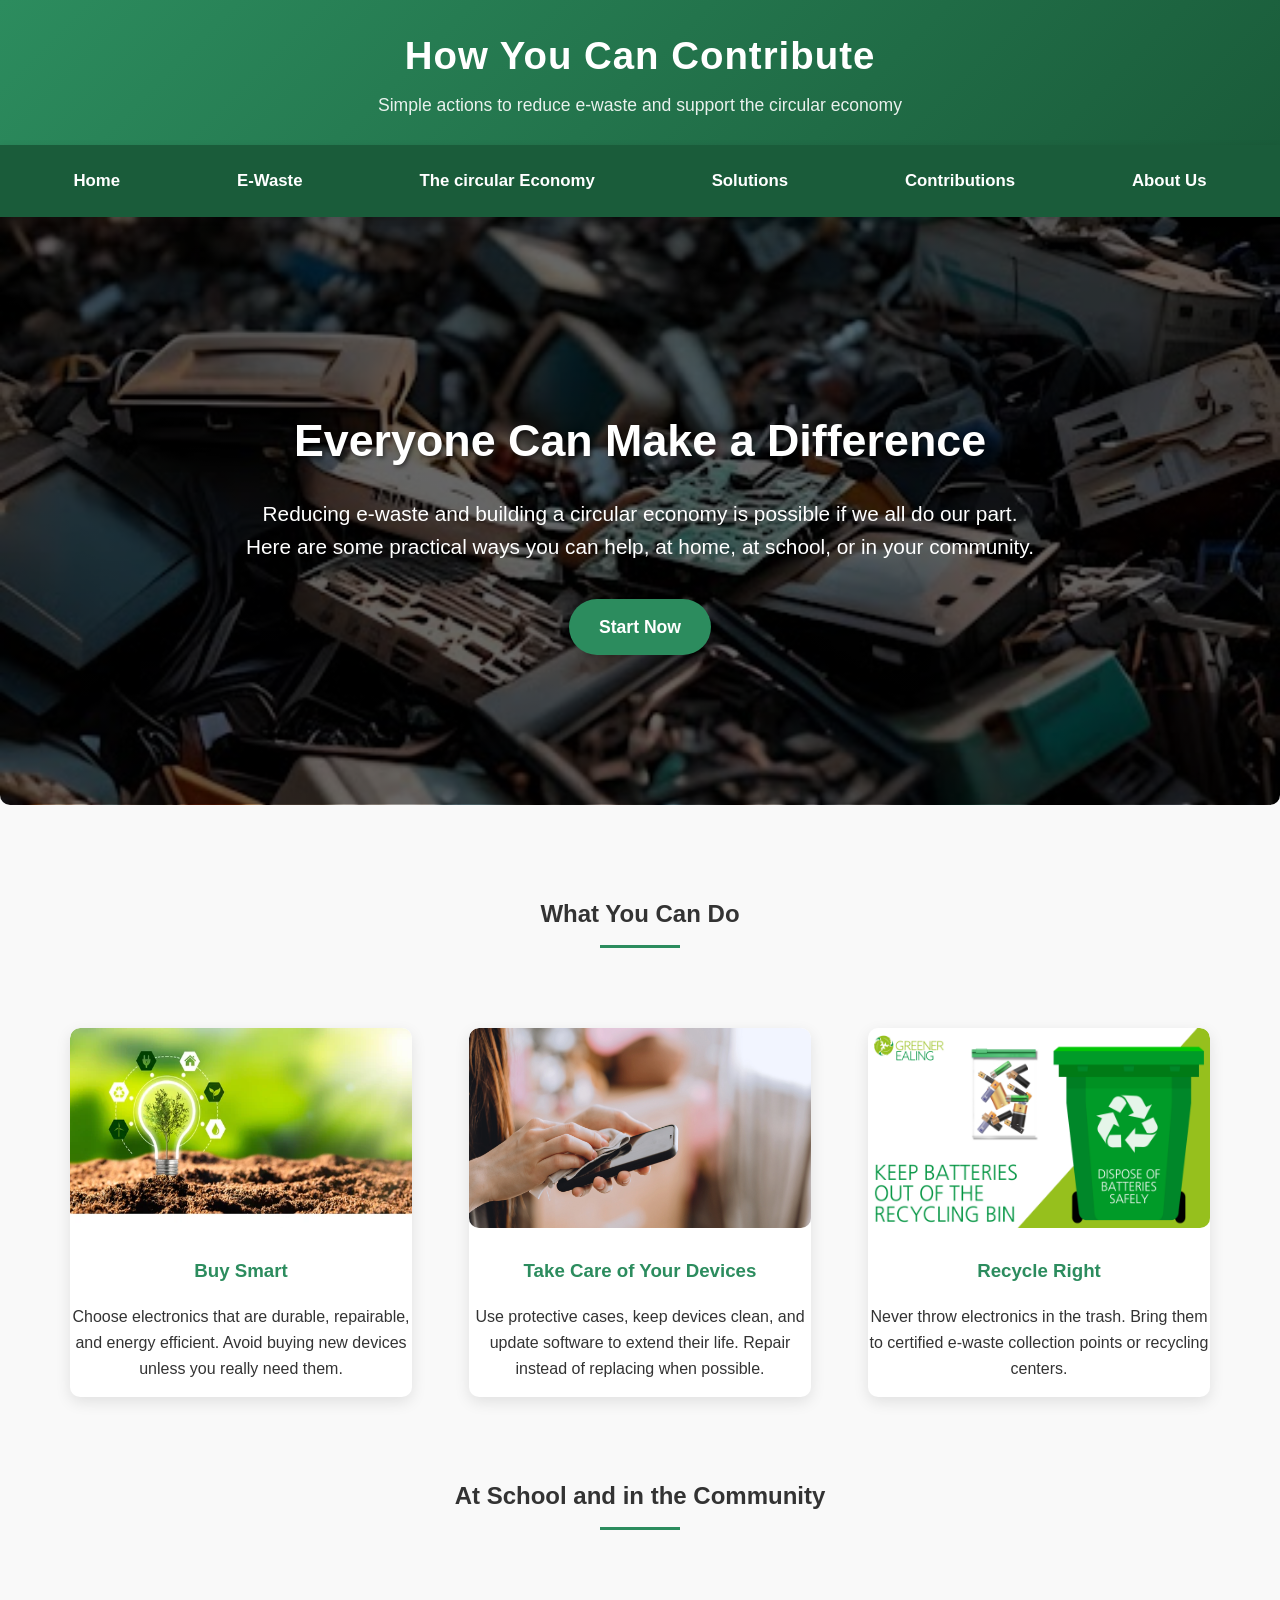
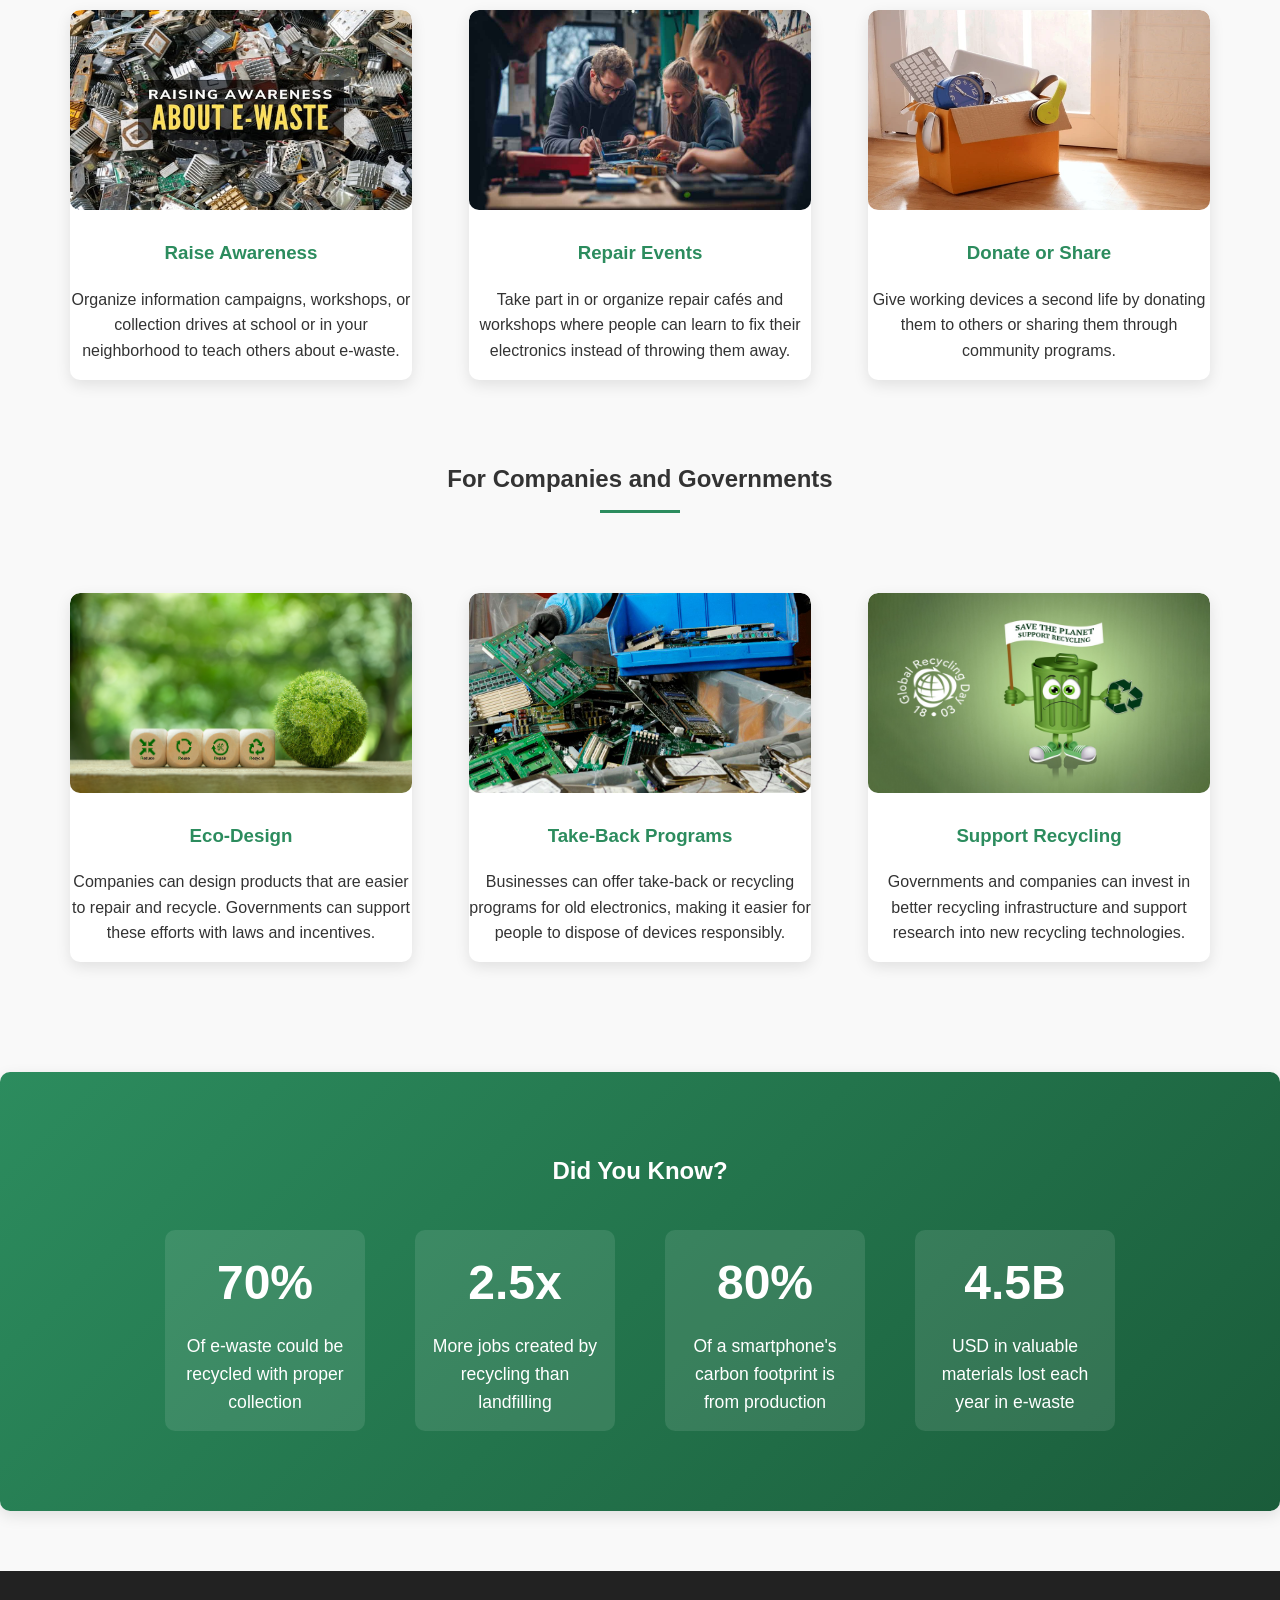
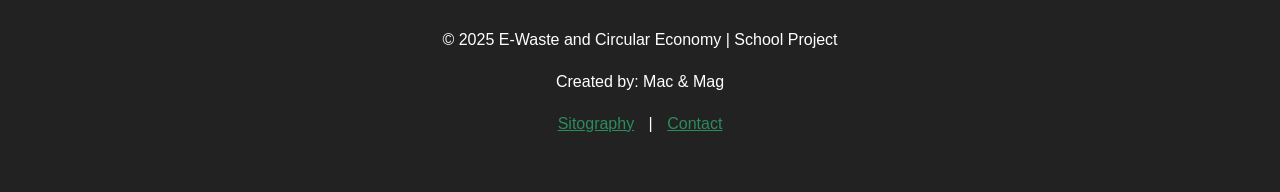
<file: docs/page4.html>
<!DOCTYPE html>
<html lang="en">
<head>
    <meta charset="UTF-8">
    <meta name="viewport" content="width=device-width, initial-scale=1.0">
    <link rel="stylesheet" href="style.css">
    <link rel="icon" href="img/favicon.png" type="image/png">
    <title>Contributions</title>
</head>
<body>
    <header>
        <h1>How You Can Contribute</h1>
        <p>Simple actions to reduce e-waste and support the circular economy</p>
    </header>
    
    <nav>
        <a href="index.html">Home</a>
        <a href="page1.html">E-Waste</a>
        <a href="page2.html">The circular Economy</a>
        <a href="page3.html">Solutions</a>
        <a href="#">Contributions</a>
        <a href="chisiamo.html">About Us</a>
    </nav>
    
    <div class="hero">
        <h2>Everyone Can Make a Difference</h2>
        <p>
            Reducing e-waste and building a circular economy is possible if we all do our part. Here are some practical ways you can help, at home, at school, or in your community.
        </p>
        <a href="#individual" class="btn">Start Now</a>
    </div>
    
    <div class="container">
        <h2 class="section-title" id="individual">What You Can Do</h2>
        <div class="features">
            <div class="feature-box">
                <img src="img/i19.png" alt="Buy smart">
                <h3>Buy Smart</h3>
                <p>
                    Choose electronics that are durable, repairable, and energy efficient. Avoid buying new devices unless you really need them.
                </p>
            </div>
            <div class="feature-box">
                <img src="img/i20.webp" alt="Take care">
                <h3>Take Care of Your Devices</h3>
                <p>
                    Use protective cases, keep devices clean, and update software to extend their life. Repair instead of replacing when possible.
                </p>
            </div>
            <div class="feature-box">
                <img src="img/i21.png" alt="Recycle right">
                <h3>Recycle Right</h3>
                <p>
                    Never throw electronics in the trash. Bring them to certified e-waste collection points or recycling centers.
                </p>
            </div>
        </div>
        
        <h2 class="section-title" id="school">At School and in the Community</h2>
        <div class="features">
            <div class="feature-box">
                <img src="img/i22.jpg" alt="Awareness">
                <h3>Raise Awareness</h3>
                <p>
                    Organize information campaigns, workshops, or collection drives at school or in your neighborhood to teach others about e-waste.
                </p>
            </div>
            <div class="feature-box">
                <img src="img/i23.jpg" alt="Repair events">
                <h3>Repair Events</h3>
                <p>
                    Take part in or organize repair cafés and workshops where people can learn to fix their electronics instead of throwing them away.
                </p>
            </div>
            <div class="feature-box">
                <img src="img/i24.webp" alt="Donation">
                <h3>Donate or Share</h3>
                <p>
                    Give working devices a second life by donating them to others or sharing them through community programs.
                </p>
            </div>
        </div>
        
        <h2 class="section-title" id="policy">For Companies and Governments</h2>
        <div class="features">
            <div class="feature-box">
                <img src="img/i16.png" alt="Eco-design">
                <h3>Eco-Design</h3>
                <p>
                    Companies can design products that are easier to repair and recycle. Governments can support these efforts with laws and incentives.
                </p>
            </div>
            <div class="feature-box">
                <img src="img/i26.jpg" alt="Take-back">
                <h3>Take-Back Programs</h3>
                <p>
                    Businesses can offer take-back or recycling programs for old electronics, making it easier for people to dispose of devices responsibly.
                </p>
            </div>
            <div class="feature-box">
                <img src="img/i27.jpg" alt="Support recycling">
                <h3>Support Recycling</h3>
                <p>
                    Governments and companies can invest in better recycling infrastructure and support research into new recycling technologies.
                </p>
            </div>
        </div>
    </div>
    
    <div class="statistics" id="statistics">
        <h2>Did You Know?</h2>
        <div class="stat-container">
            <div class="stat-box">
                <div class="number">70%</div>
                <div class="description">Of e-waste could be recycled with proper collection</div>
            </div>
            <div class="stat-box">
                <div class="number">2.5x</div>
                <div class="description">More jobs created by recycling than landfilling</div>
            </div>
            <div class="stat-box">
                <div class="number">80%</div>
                <div class="description">Of a smartphone's carbon footprint is from production</div>
            </div>
            <div class="stat-box">
                <div class="number">4.5B</div>
                <div class="description">USD in valuable materials lost each year in e-waste</div>
            </div>
        </div>
    </div>
    
    <footer>
        <p>&copy; 2025 E-Waste and Circular Economy | School Project</p>
        <p>Created by: Mac & Mag</p>
        <p>
            <a href="sitography.html" style="color: #2c8c5e; margin: 0 10px;">Sitography</a> |
            <a href="chisiamo.html" style="color: #2c8c5e; margin: 0 10px;">Contact</a> 
        </p>
    </footer>
</body>
</html>
</file>
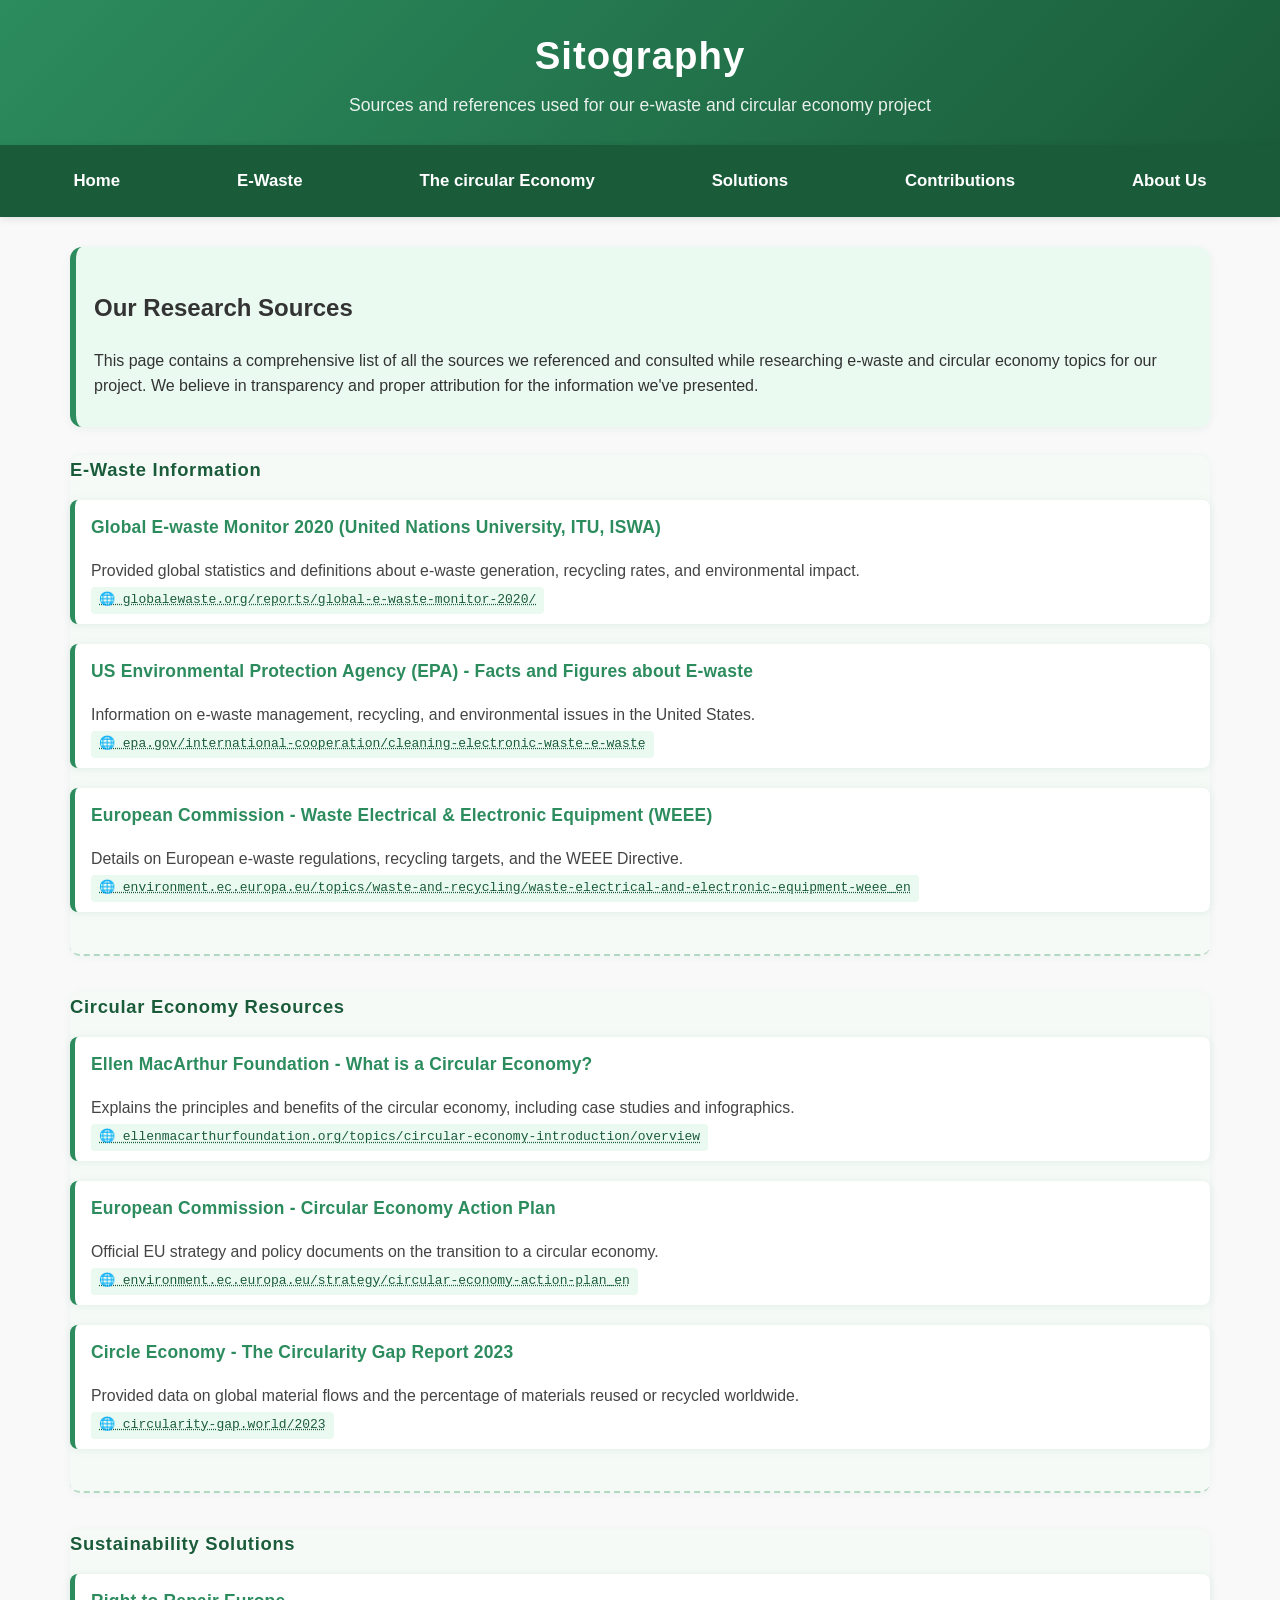
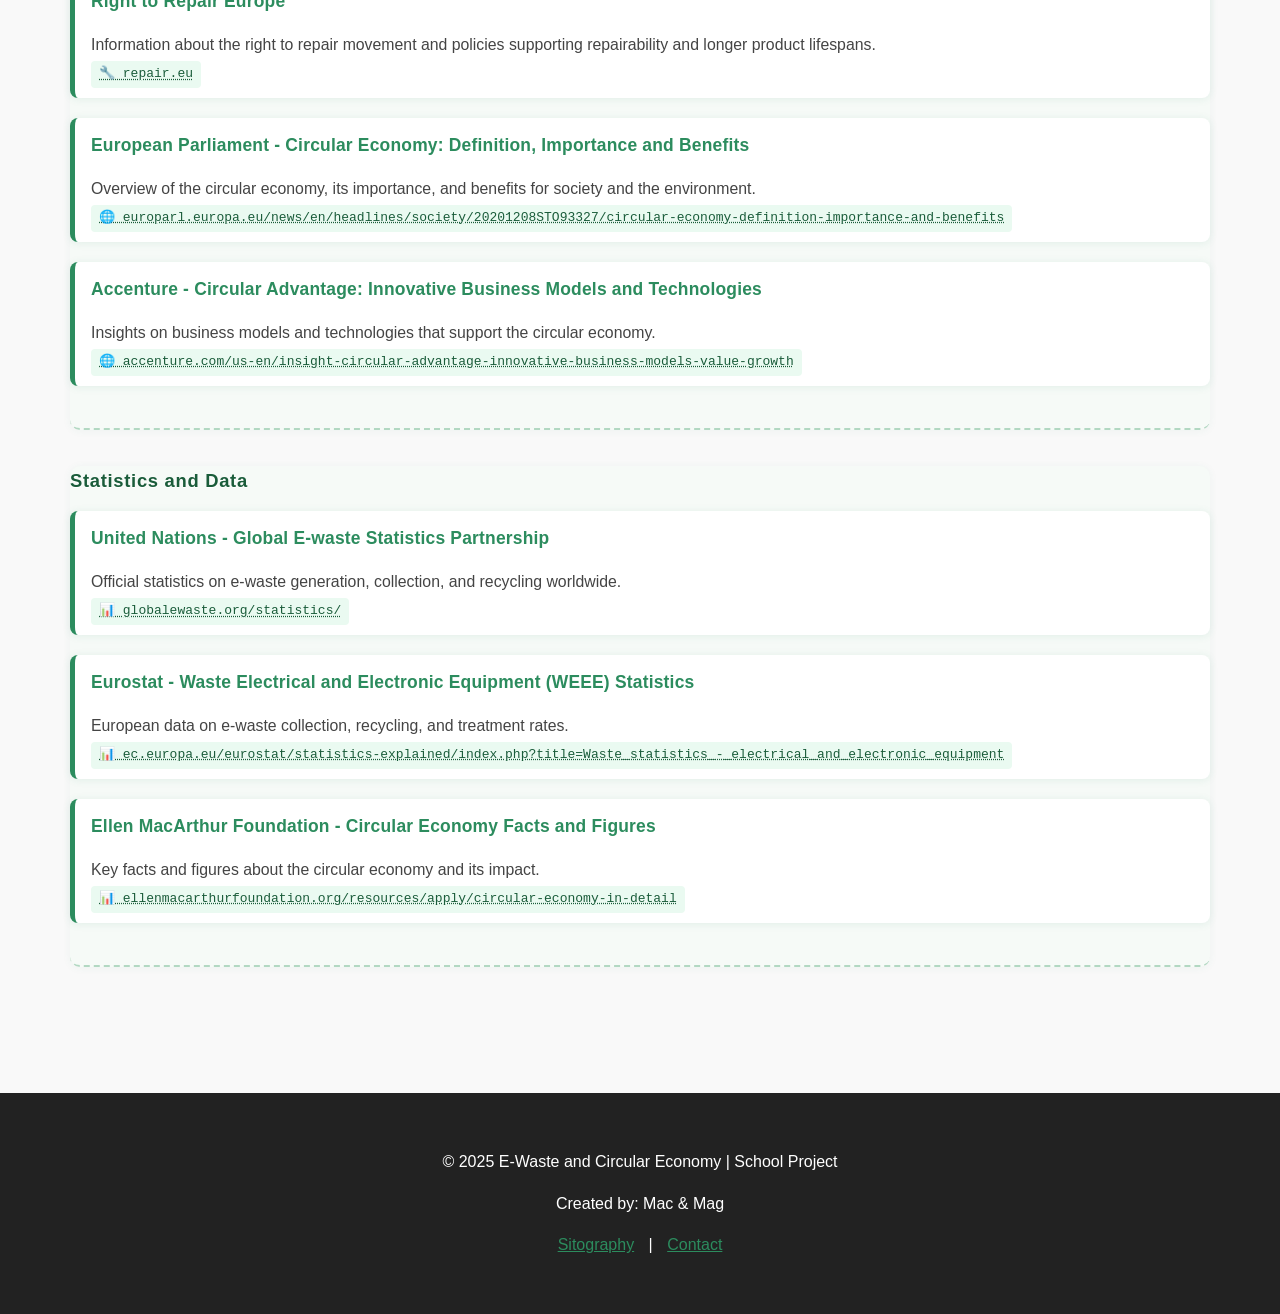
<file: docs/sitography.html>
<!DOCTYPE html>
<html lang="en">
<head>
    <meta charset="UTF-8">
    <meta name="viewport" content="width=device-width, initial-scale=1.0">
    <link rel="stylesheet" href="style.css">
    <link rel="icon" href="img/favicon.png" type="image/png">
    <title>Sitography</title>
    
</head>
<body>
    <header>
        <h1>Sitography</h1>
        <p>Sources and references used for our e-waste and circular economy project</p>
    </header>
    
    <nav>
        <a href="index.html">Home</a>
        <a href="page1.html">E-Waste</a>
        <a href="page2.html">The circular Economy</a>
        <a href="page3.html">Solutions</a>
        <a href="page4.html">Contributions</a>
        <a href="chisiamo.html">About Us</a>
    </nav>
    
    <div class="container">
        <div class="sitography-intro">
            <h2>Our Research Sources</h2>
            <p>This page contains a comprehensive list of all the sources we referenced and consulted while researching e-waste and circular economy topics for our project. We believe in transparency and proper attribution for the information we've presented.</p>
        </div>
        
        <div class="sitography-section">
            <h2>E-Waste Information</h2>
            <ul class="reference-list">
                <li class="reference-item">
                    <h3>Global E-waste Monitor 2020 (United Nations University, ITU, ISWA)</h3>
                    <p class="source-description">Provided global statistics and definitions about e-waste generation, recycling rates, and environmental impact.</p>
                    <a href="https://globalewaste.org/reports/global-e-waste-monitor-2020/" class="source-link" target="_blank">🌐 globalewaste.org/reports/global-e-waste-monitor-2020/</a>
                </li>
                <li class="reference-item">
                    <h3>US Environmental Protection Agency (EPA) - Facts and Figures about E-waste</h3>
                    <p class="source-description">Information on e-waste management, recycling, and environmental issues in the United States.</p>
                    <a href="https://www.epa.gov/international-cooperation/cleaning-electronic-waste-e-waste" class="source-link" target="_blank">🌐 epa.gov/international-cooperation/cleaning-electronic-waste-e-waste</a>
                </li>
                <li class="reference-item">
                    <h3>European Commission - Waste Electrical & Electronic Equipment (WEEE)</h3>
                    <p class="source-description">Details on European e-waste regulations, recycling targets, and the WEEE Directive.</p>
                    <a href="https://environment.ec.europa.eu/topics/waste-and-recycling/waste-electrical-and-electronic-equipment-weee_en" class="source-link" target="_blank">🌐 environment.ec.europa.eu/topics/waste-and-recycling/waste-electrical-and-electronic-equipment-weee_en</a>
                </li>
            </ul>
        </div>
        
        <div class="sitography-section">
            <h2>Circular Economy Resources</h2>
            <ul class="reference-list">
                <li class="reference-item">
                    <h3>Ellen MacArthur Foundation - What is a Circular Economy?</h3>
                    <p class="source-description">Explains the principles and benefits of the circular economy, including case studies and infographics.</p>
                    <a href="https://ellenmacarthurfoundation.org/topics/circular-economy-introduction/overview" class="source-link" target="_blank">🌐 ellenmacarthurfoundation.org/topics/circular-economy-introduction/overview</a>
                </li>
                <li class="reference-item">
                    <h3>European Commission - Circular Economy Action Plan</h3>
                    <p class="source-description">Official EU strategy and policy documents on the transition to a circular economy.</p>
                    <a href="https://environment.ec.europa.eu/strategy/circular-economy-action-plan_en" class="source-link" target="_blank">🌐 environment.ec.europa.eu/strategy/circular-economy-action-plan_en</a>
                </li>
                <li class="reference-item">
                    <h3>Circle Economy - The Circularity Gap Report 2023</h3>
                    <p class="source-description">Provided data on global material flows and the percentage of materials reused or recycled worldwide.</p>
                    <a href="https://www.circularity-gap.world/2023" class="source-link" target="_blank">🌐 circularity-gap.world/2023</a>
                </li>
            </ul>
        </div>
        
        <div class="sitography-section">
            <h2>Sustainability Solutions</h2>
            <ul class="reference-list">
                <li class="reference-item">
                    <h3>Right to Repair Europe</h3>
                    <p class="source-description">Information about the right to repair movement and policies supporting repairability and longer product lifespans.</p>
                    <a href="https://repair.eu/" class="source-link" target="_blank">🔧 repair.eu</a>
                </li>
                <li class="reference-item">
                    <h3>European Parliament - Circular Economy: Definition, Importance and Benefits</h3>
                    <p class="source-description">Overview of the circular economy, its importance, and benefits for society and the environment.</p>
                    <a href="https://www.europarl.europa.eu/news/en/headlines/society/20201208STO93327/circular-economy-definition-importance-and-benefits" class="source-link" target="_blank">🌐 europarl.europa.eu/news/en/headlines/society/20201208STO93327/circular-economy-definition-importance-and-benefits</a>
                </li>
                <li class="reference-item">
                    <h3>Accenture - Circular Advantage: Innovative Business Models and Technologies</h3>
                    <p class="source-description">Insights on business models and technologies that support the circular economy.</p>
                    <a href="https://www.accenture.com/us-en/insight-circular-advantage-innovative-business-models-value-growth" class="source-link" target="_blank">🌐 accenture.com/us-en/insight-circular-advantage-innovative-business-models-value-growth</a>
                </li>
            </ul>
        </div>
        
        <div class="sitography-section">
            <h2>Statistics and Data</h2>
            <ul class="reference-list">
                <li class="reference-item">
                    <h3>United Nations - Global E-waste Statistics Partnership</h3>
                    <p class="source-description">Official statistics on e-waste generation, collection, and recycling worldwide.</p>
                    <a href="https://globalewaste.org/statistics/" class="source-link" target="_blank">📊 globalewaste.org/statistics/</a>
                </li>
                <li class="reference-item">
                    <h3>Eurostat - Waste Electrical and Electronic Equipment (WEEE) Statistics</h3>
                    <p class="source-description">European data on e-waste collection, recycling, and treatment rates.</p>
                    <a href="https://ec.europa.eu/eurostat/statistics-explained/index.php?title=Waste_statistics_-_electrical_and_electronic_equipment" class="source-link" target="_blank">📊 ec.europa.eu/eurostat/statistics-explained/index.php?title=Waste_statistics_-_electrical_and_electronic_equipment</a>
                </li>
                <li class="reference-item">
                    <h3>Ellen MacArthur Foundation - Circular Economy Facts and Figures</h3>
                    <p class="source-description">Key facts and figures about the circular economy and its impact.</p>
                    <a href="https://ellenmacarthurfoundation.org/resources/apply/circular-economy-in-detail" class="source-link" target="_blank">📊 ellenmacarthurfoundation.org/resources/apply/circular-economy-in-detail</a>
                </li>
            </ul>
        </div>
    </div>
    
    <footer>
        <p>&copy; 2025 E-Waste and Circular Economy | School Project</p>
        <p>Created by: Mac & Mag</p>
        <p>
            <a href="#" style="color: #2c8c5e; margin: 0 10px;">Sitography</a> |
            <a href="chisiamo.html" style="color: #2c8c5e; margin: 0 10px;">Contact</a> 
        </p>
    </footer>
</body>
</html>
</file>
<file: docs/style.css>
* {
        box-sizing: border-box;
      }
     
      body {
        font-family: 'Open Sans', sans-serif;
        margin: 0;
        padding: 0;
        background-color: #f9f9f9;
        color: #333;
        line-height: 1.6;
      }

      h1, h2, h3 {
        font-family: 'Montserrat', sans-serif;
        font-weight: 700;
      }

      header {
        background: linear-gradient(135deg, #2c8c5e 0%, #1a5c3a 100%);
        color: white;
        padding: 25px;
        text-align: center;
        box-shadow: 0 3px 10px rgba(0,0,0,0.2);
      }

      header h1 {
        margin: 0;
        font-size: 2.4em;
        letter-spacing: 1px;
      }

      header p {
        margin: 5px 0 0;
        font-size: 1.1em;
        opacity: 0.9;
      }

      nav {
        display:flex;
        flex-flow: row wrap;
        justify-content: space-around;

        background-color: #1a5c3a;
        padding: 15px;
        text-align: center;
        position: sticky;
        top: 0;
        z-index: 100;
        box-shadow: 0 2px 8px rgba(0,0,0,0.1);
      }

      nav a {
        color: white;
        text-decoration: none;
        margin: 0 20px;
        font-weight: 600;
        font-size: 1.05em;
        transition: all 0.3s ease;
        padding: 8px 0;
        position: relative;
      }

      nav a:after {
        content: '';
        position: absolute;
        width: 0;
        height: 2px;
        background: white;
        bottom: 0;
        left: 0;
        transition: width 0.3s ease;
      }

      nav a:hover:after {
        width: 100%;
      }

      .container {
        max-width: 1200px;
        margin: 0 auto;
        padding: 30px;
      }

      .hero {
        background-image: linear-gradient(rgba(0,0,0,0.6), rgba(0,0,0,0.6)), url('img/wasted2.jpg');
        background-size: cover;
        background-position: center;
        color: white;
        text-align: center;
        padding: 150px 20px;
        margin-bottom: 40px;
        border-radius: 0 0 10px 10px;
        position: relative;
      }

      .hero h2 {
        font-size: 2.8em;
        margin-bottom: 20px;
        text-shadow: 2px 2px 4px rgba(0,0,0,0.5);
      }

      .hero p {
        font-size: 1.3em;
        margin-bottom: 35px;
        max-width: 800px;
        margin-left: auto;
        margin-right: auto;
      }

      .btn {
        display: inline-block;
        background-color: #2c8c5e;
        color: white;
        padding: 12px 28px;
        border-radius: 30px;
        text-decoration: none;
        font-weight: bold;
        transition: all 0.3s;
        border: 2px solid transparent;
        font-size: 1.1em;
        box-shadow: 0 4px 6px rgba(0,0,0,0.1);
      }

      .btn:hover {
        background-color: white;
        color: #2c8c5e;
        border-color: #2c8c5e;
        transform: translateY(-3px);
      }

      .section-title {
        text-align: center;
        margin-bottom: 40px;
        position: relative;
        padding-bottom: 15px;
      }
     
      .section-title:after {
        content: '';
        position: absolute;
        width: 80px;
        height: 3px;
        background-color: #2c8c5e;
        bottom: 0;
        left: 50%;
        transform: translateX(-50%);
      }

      .features {
        display: flex;
        flex-wrap: wrap;
        justify-content: space-between;
        margin-bottom: 50px;
      }

      .feature-box {
        flex-basis: 30%;
        background-color: white;
        border-radius: 10px;
        margin-bottom: 30px;
        box-shadow: 0 5px 15px rgba(0,0,0,0.1);
        text-align: center;
        transition: transform 0.3s, box-shadow 0.3s;
        margin-top:40px;
        overflow: hidden;
      }
     
      .feature-box:hover {
        transform: translateY(-10px);
        transform: scale(1.2);
        box-shadow: 0 12px 20px rgba(0,0,0,0.15);
        overflow: hidden;
      }

      .feature-box img {
        height: auto;
        border-radius: 10px;
        margin-bottom: 20px;
        transition: transform 0.5s;
        width: 100%;
        height: 200px;
        background-color: var(--gray);
        position: relative;
        overflow: hidden;
      }
     
      .feature-box:hover img {
        transform: scale(1.1);
      }
     
      .feature-box h3 {
        color: #2c8c5e;
        margin-top: 0;
      }

      .statistics {
        background: linear-gradient(135deg, #2c8c5e 0%, #1a5c3a 100%);
        color: white;
        padding: 60px 20px;
        text-align: center;
        margin-bottom: 50px;
        border-radius: 10px;
        box-shadow: 0 5px 15px rgba(0,0,0,0.1);
      }

      .stat-container {
        display: flex;
        justify-content: space-around;
        flex-wrap: wrap;
        max-width: 1000px;
        margin: 0 auto;
      }

      .stat-box {
        margin: 20px;
        padding: 15px;
        background-color: rgba(255, 255, 255, 0.1);
        border-radius: 10px;
        width: 100px;
        min-width: 200px;
      }

      .stat-box .number {
        font-size: 3em;
        font-weight: bold;
        margin-bottom: 10px;
      }
     
      .stat-box .description {
        font-size: 1.1em;
      }

      footer {
        background-color: #222;
        color: white;
        text-align: center;
        padding: 40px 20px;
        margin-top: 60px;
      }
      
      .circular-approach {
        margin: 40px 0 20px 0;
        background: #f6faf7;
        border-radius: 18px;
        padding: 32px 18px 28px 18px;
        box-shadow: 0 2px 16px 0 rgba(44,140,94,0.07);
      }
      .approach-intro {
        text-align: center;
        font-size: 1.15em;
        color: #2c8c5e;
        margin-bottom: 28px;
      }
      .approach-grid {
        display: grid;
        grid-template-columns: repeat(auto-fit, minmax(210px, 1fr));
        gap: 28px 32px;
        margin-top: 10px;
      }
      .approach-item {
        background: #fff;
        border-radius: 14px;
        box-shadow: 0 1px 8px 0 rgba(44,140,94,0.08);
        padding: 22px 16px 18px 16px;
        text-align: center;
        transition: transform 0.18s, box-shadow 0.18s;
      }
      .approach-item:hover {
        transform: translateY(-6px) scale(1.03);
        box-shadow: 0 4px 18px 0 rgba(44,140,94,0.13);
      }
      .approach-icon {
        width: 54px;
        height: 54px;
        object-fit: contain;
        margin-bottom: 12px;
        filter: drop-shadow(0 2px 6px rgba(44,140,94,0.10));
      }
      .approach-icon-emoji {
        display: inline-block;
        font-size: 3.5em;
        margin-bottom: 12px;
        line-height: 1;
        filter: drop-shadow(0 2px 6px rgba(44,140,94,0.10));
      }
      .approach-item h4 {
        color: #2c8c5e;
        margin: 10px 0 8px 0;
        font-size: 1.18em;
      }
      .approach-item p {
        color: #444;
        font-size: 1em;
        margin: 0;
      }
      
      
      .sitography-intro {
        background: #eafaf1;
        border-radius: 12px;
        padding: 22px 18px 12px 18px;
        margin-bottom: 28px;
        border-left: 6px solid #2c8c5e;
        box-shadow: 0 2px 10px 0 rgba(44,140,94,0.08);
      }
      .sitography-section {
        margin-bottom: 36px;
        border-bottom: 2px dashed #b2d8c2;
        padding-bottom: 22px;
        background: #f6faf7;
        border-radius: 10px;
        box-shadow: 0 1px 8px 0 rgba(44,140,94,0.06);
      }
      .reference-list {
        list-style-type: none;
        padding-left: 0;
      }
      .reference-item {
        margin-bottom: 20px;
        background: #fff;
        border-radius: 8px;
        padding: 14px 16px 10px 16px;
        box-shadow: 0 1px 8px 0 rgba(44,140,94,0.10);
        border-left: 5px solid #2c8c5e;
        transition: transform 0.13s, box-shadow 0.13s;
      }
      .reference-item:hover {
        transform: translateY(-3px) scale(1.01);
        box-shadow: 0 4px 16px 0 rgba(44,140,94,0.13);
      }
      .reference-item h3 {
        font-size: 1.09em;
        margin: 0 0 4px 0;
        color: #2c8c5e;
        letter-spacing: 0.2px;
      }
      .source-description {
        font-size: 0.99em;
        color: #444;
        margin-bottom: 2px;
      }
      .source-link {
        font-family: monospace;
        font-size: 1em;
        color: #1a5c3a;
        text-decoration: underline dotted;
        word-break: break-all;
        background: #eafaf1;
        border-radius: 4px;
        padding: 3px 8px;
        display: inline-block;
        margin-top: 2px;
        transition: background 0.15s, color 0.15s;
      }
      .source-link:hover {
        background: #2c8c5e;
        color: #fff;
      }
      .sitography-section h2 {
        font-size: 1.15em;
        color: #1a5c3a;
        margin-bottom: 12px;
        letter-spacing: 0.7px;
        text-shadow: 0 1px 0 #fff;
      }

      .circular-basics {
        display: flex;
        flex-wrap: wrap;
        gap: 32px;
        align-items: flex-start;
        margin-bottom: 24px;
        background: #f6faf7;
        border-radius: 16px;
        padding: 24px 18px 18px 18px;
        box-shadow: 0 2px 14px 0 rgba(44,140,94,0.07);
      }
      
      .circular-basics-text {
        flex: 2 1 260px;
        min-width: 220px;
        font-size: 1.08em;
        color: #234c36;
      }

      .circular-basics-principles {
        flex: 1 1 220px;
        min-width: 180px;
        display: flex;
        flex-direction: column;
        gap: 18px;
        justify-content: center;
      }

      .circular-principle {
        display: flex;
        align-items: center;
        gap: 14px;
        background: #fff;
        border-radius: 10px;
        box-shadow: 0 1px 8px 0 rgba(44,140,94,0.08);
        padding: 12px 14px;
        font-size: 1.08em;
        transition: box-shadow 0.15s, transform 0.15s;
      }

      .circular-principle:hover {
        box-shadow: 0 4px 16px 0 rgba(44,140,94,0.13);
        transform: translateY(-2px) scale(1.03);
      }

      .circular-icon {
        font-size: 2.2em;
        margin-right: 4px;
        filter: drop-shadow(0 2px 6px rgba(44,140,94,0.10));
      }

      @media (max-width: 700px) {
        .circular-basics {
          flex-direction: column;
          gap: 18px;
          padding: 12px 4vw;
        }
        .circular-basics-principles {
          flex-direction: column;
          gap: 12px;
        }
      }

      @media (max-width: 600px) {
        .sitography-section, .reference-item, .sitography-intro {
          padding: 10px 4vw;
        }
        .reference-item h3 {
          font-size: 1em;
        }
      }


      .ewaste-paragraphs {
        margin-bottom: 22px;
        margin-top: 8px;
      }

      .ewaste-lead {
        background: #f6faf7;
        border-radius: 10px;
        padding: 16px 18px 12px 18px;
        margin-bottom: 12px;
        font-size: 1.08em;
        color: #234c36;
        box-shadow: 0 1px 8px 0 rgba(44,140,94,0.07);
        display: flex;
        align-items: flex-start;
        gap: 12px;
      }

      .ewaste-icon {
        font-size: 1.7em;
        margin-right: 8px;
        margin-top: 2px;
        flex-shrink: 0;
      }

      .ewaste-highlight {
        background: #eafaf1;
        border-radius: 5px;
        padding: 2px 6px;
        font-weight: 500;
        color: #2c8c5e;
      }

      @media (max-width: 700px) {
        .ewaste-lead {
          font-size: 1em;
          padding: 10px 6vw;
        }
      }


      .ourstory-paragraph {
        background: #f6faf7;
        border-radius: 12px;
        padding: 18px 20px 14px 20px;
        margin-bottom: 24px;
        font-size: 1.13em;
        color: #234c36;
        box-shadow: 0 1px 8px 0 rgba(44,140,94,0.07);
        display: flex;
        align-items: flex-start;
        gap: 14px;
      }

      .ourstory-icon {
        font-size: 2em;
        margin-right: 8px;
        margin-top: 2px;
        flex-shrink: 0;
      }

      .ourstory-highlight {
        background: #eafaf1;
        border-radius: 5px;
        padding: 2px 6px;
        font-weight: 500;
        color: #2c8c5e;
      }

      @media (max-width: 700px) {
        .ourstory-paragraph {
          font-size: 1em;
          padding: 10px 6vw;
        }
      }


      .homepage-intro {
        background: #f6faf7;
        border-radius: 12px;
        padding: 18px 20px 14px 20px;
        margin-bottom: 22px;
        font-size: 1.13em;
        color: #234c36;
        box-shadow: 0 1px 8px 0 rgba(44,140,94,0.07);
        display: flex;
        align-items: flex-start;
        gap: 14px;
      }

      .homepage-intro-simple {
        background: #eafaf1;
        margin-top: -10px;
        margin-bottom: 24px;
      }

      .homepage-icon {
        font-size: 2em;
        margin-right: 8px;
        margin-top: 2px;
        flex-shrink: 0;
      }

      .homepage-highlight {
        background: #eafaf1;
        border-radius: 5px;
        padding: 2px 6px;
        font-weight: 500;
        color: #2c8c5e;
      }

      @media (max-width: 700px) {
        .homepage-intro {
          font-size: 1em;
          padding: 10px 6vw;
        }
      }
</file>
